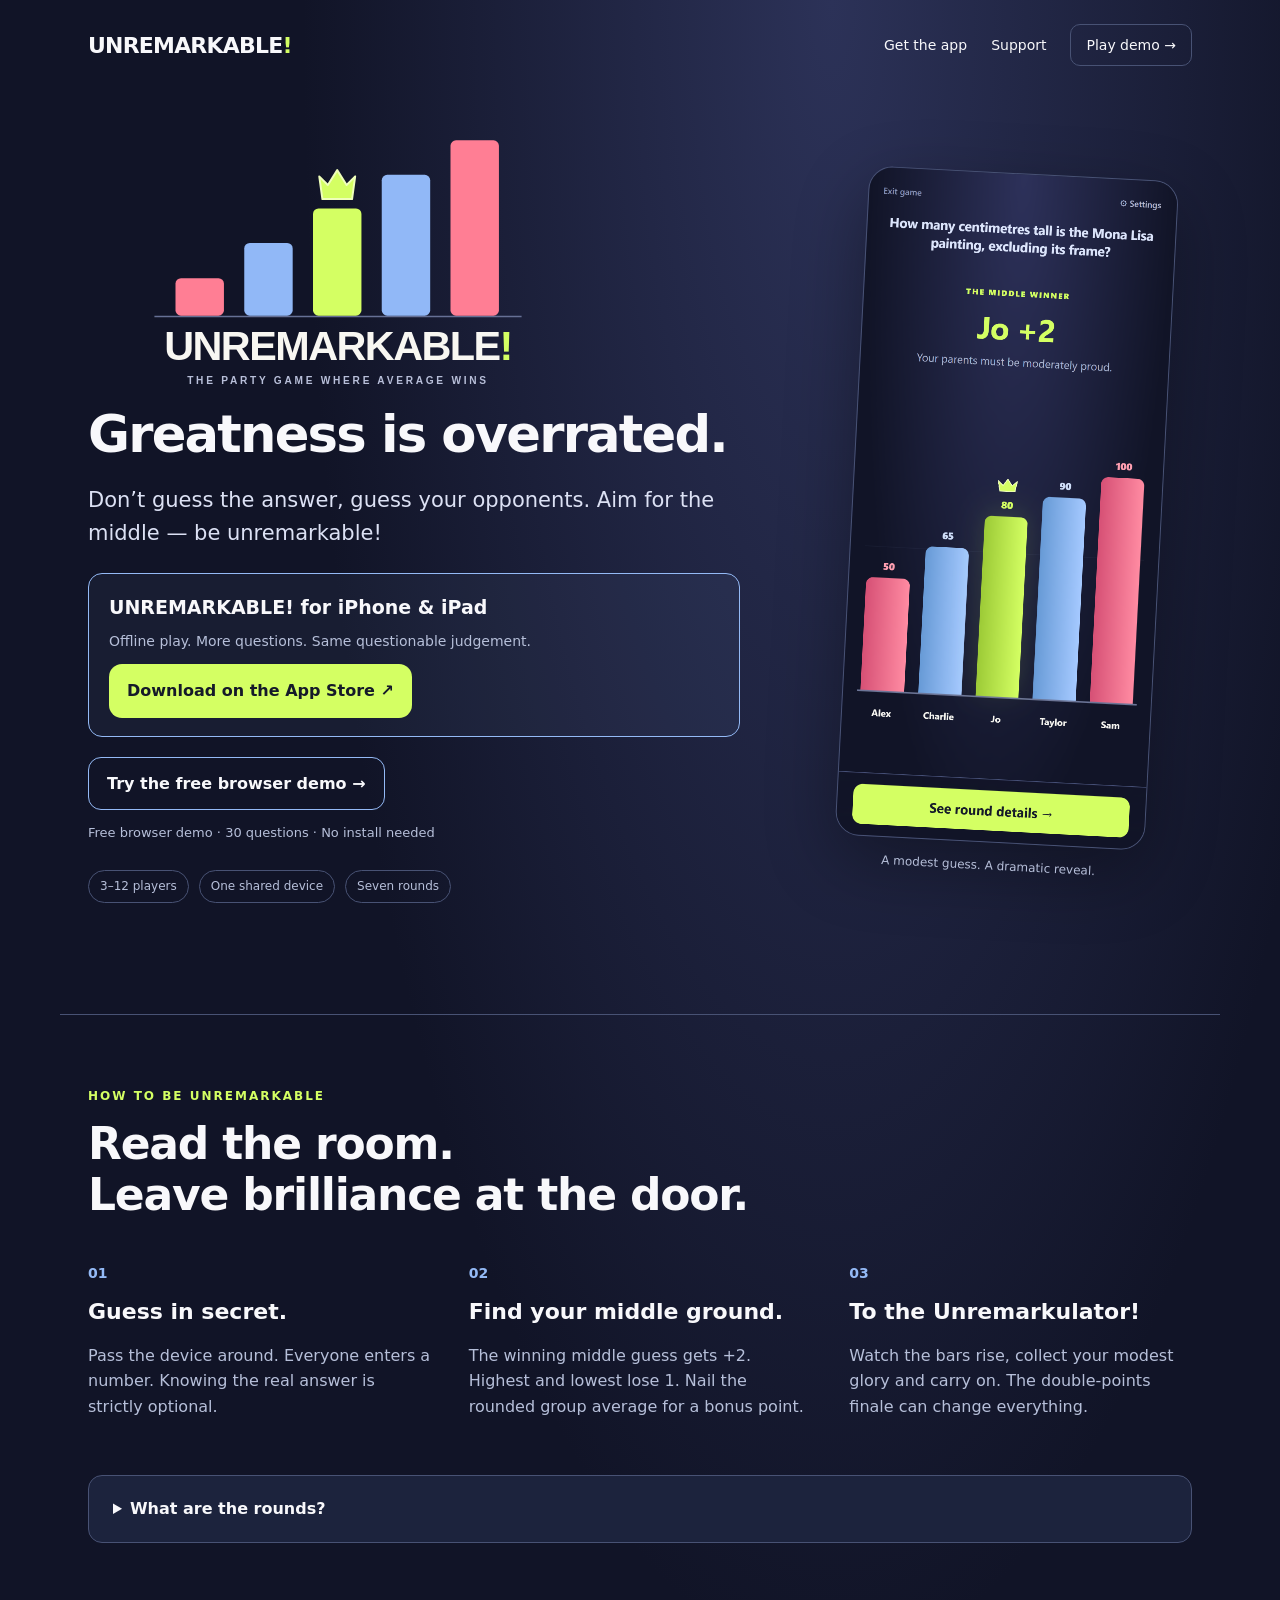
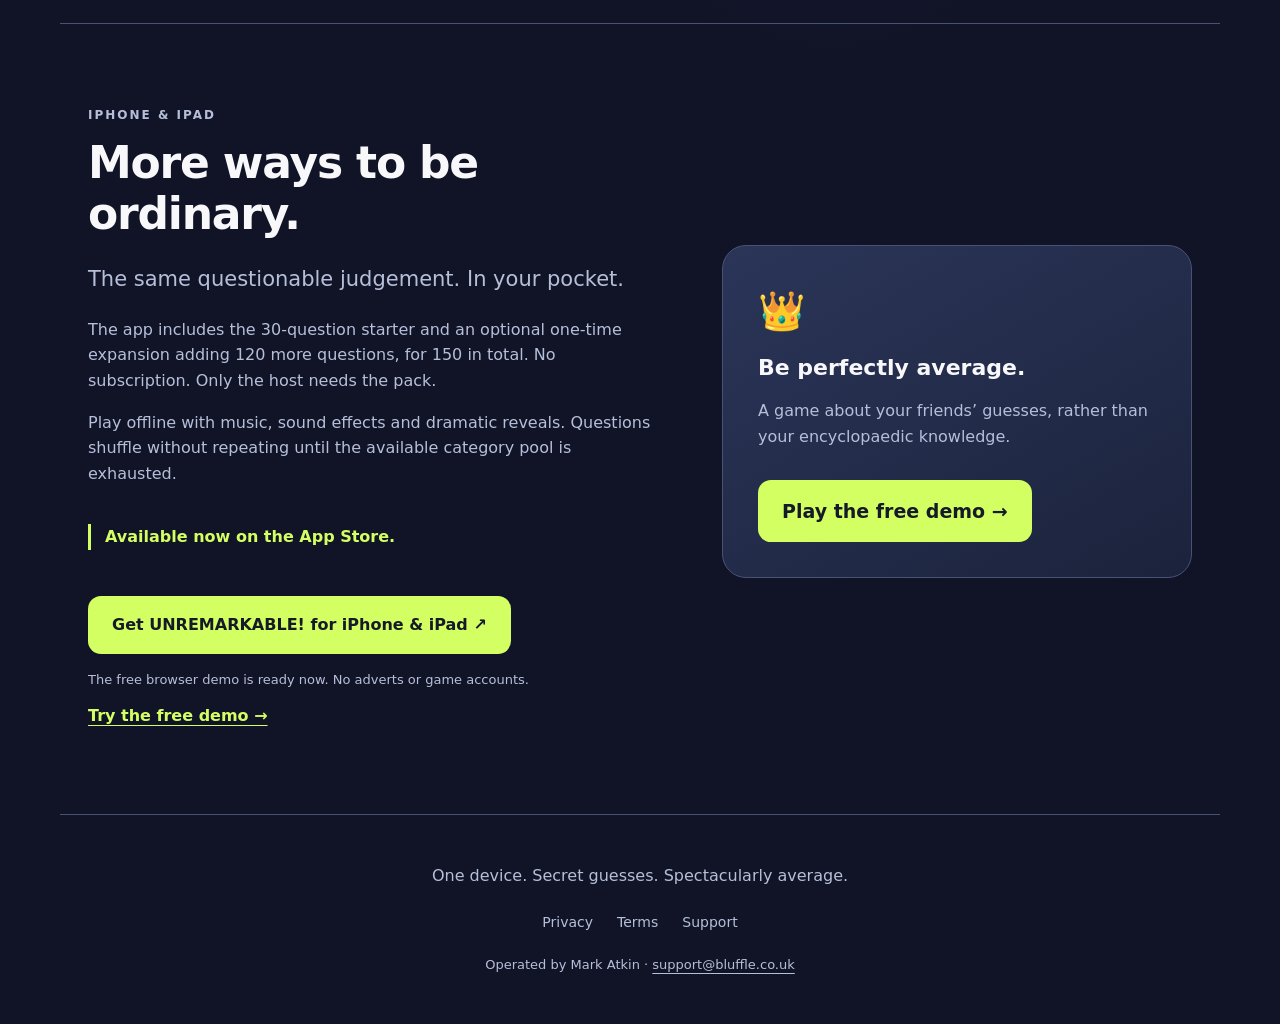
<file: index.html>
<!doctype html>
<html lang="en-GB"><head><meta charset="utf-8"><meta name="viewport" content="width=device-width,initial-scale=1"><meta name="theme-color" content="#111427"><title>UNREMARKABLE! — The party game where average wins</title><meta name="description" content="Don’t guess the answer, guess your opponents. Play the free seven-round party game for 3–12 players on one device. Aim for the middle — be unremarkable!"><link rel="canonical" href="https://unremarkable.uk/"><meta property="og:title" content="UNREMARKABLE! — Greatness is overrated."><meta property="og:description" content="Read the room. Aim for the middle. Play the free party-game demo."><meta property="og:image" content="https://unremarkable.uk/assets/icon.png"><meta property="og:url" content="https://unremarkable.uk/"><meta property="og:type" content="website"><link rel="icon" href="assets/icon.png"><link rel="stylesheet" href="assets/site.css"></head>
<body><a class="skip" href="#main">Skip to content</a><header class="site-header wrap"><a class="wordmark" href="./" aria-label="UNREMARKABLE! Home">UNREMARKABLE<span>!</span></a><nav aria-label="Main"><a href="#the-app">Get the app</a><a href="support/">Support</a><a class="small-button" href="play/">Play demo →</a></nav></header>
<main id="main"><section class="hero wrap"><div class="hero-copy"><img class="hero-logo" src="assets/logo.svg" width="640" height="350" alt="UNREMARKABLE! Five bars with the middle one crowned."><h1>Greatness is overrated.</h1><p class="lead">Don’t guess the answer, guess your opponents. Aim for the middle — be unremarkable!</p><aside class="app-callout" aria-label="Get the app"><strong>UNREMARKABLE! for iPhone &amp; iPad</strong><p>Offline play. More questions. Same questionable judgement.</p><a class="button app-download" href="https://apps.apple.com/app/id6828926203">Download on the App Store ↗</a></aside><a class="button demo-button" href="play/">Try the free browser demo →</a><p class="small muted">Free browser demo · 30 questions · No install needed</p><div class="facts"><span>3–12 players</span><span>One shared device</span><span>Seven rounds</span></div></div><figure class="game-shot"><img src="assets/unremarkulator.png" width="1179" height="2556" alt="The Unremarkulator reveals five guesses. Jo earns two points for the middle guess of 80."><figcaption>A modest guess. A dramatic reveal.</figcaption></figure></section>
<section class="how wrap" aria-labelledby="how-title"><p class="eyebrow">How to be unremarkable</p><h2 id="how-title">Read the room.<br>Leave brilliance at the door.</h2><div class="steps"><article><span class="step">01</span><h3>Guess in secret.</h3><p>Pass the device around. Everyone enters a number. Knowing the real answer is strictly optional.</p></article><article><span class="step">02</span><h3>Find your middle ground.</h3><p>The winning middle guess gets +2. Highest and lowest lose 1. Nail the rounded group average for a bonus point.</p></article><article><span class="step">03</span><h3>To the Unremarkulator!</h3><p>Watch the bars rise, collect your modest glory and carry on. The double-points finale can change everything.</p></article></div><details><summary>What are the rounds?</summary><p>Heights, Sizes &amp; Distances; Everyday Numbers; History &amp; Records; Ordinary Life; Extraordinary Circumstances; Know Your Players; then the fixed double-points finale.</p><p>One question per category. The finale always asks you to pick a number between 1 and 1,000,000. The highest total score wins.</p></details></section>
<section class="app-section wrap" id="the-app" aria-labelledby="app-title"><div><p class="eyebrow">iPhone &amp; iPad</p><h2 id="app-title">More ways to be ordinary.</h2><p class="lead">The same questionable judgement. In your pocket.</p><p>The app includes the 30-question starter and an optional one-time expansion adding 120 more questions, for 150 in total. No subscription. Only the host needs the pack.</p><p>Play offline with music, sound effects and dramatic reveals. Questions shuffle without repeating until the available category pool is exhausted.</p><p class="availability">Available now on the App Store.</p><p><a class="button app-download" href="https://apps.apple.com/app/id6828926203">Get UNREMARKABLE! for iPhone &amp; iPad ↗</a></p><p class="small muted">The free browser demo is ready now. No adverts or game accounts.</p><a class="text-link" href="play/">Try the free demo →</a></div><div class="ordinary-card"><span aria-hidden="true">👑</span><h3>Be perfectly average.</h3><p>A game about your friends’ guesses, rather than your encyclopaedic knowledge.</p><a class="button" href="play/">Play the free demo →</a></div></section>
</main><footer class="wrap"><p>One device. Secret guesses. Spectacularly average.</p><nav aria-label="Legal"><a href="privacy/">Privacy</a><a href="terms/">Terms</a><a href="support/">Support</a></nav><p class="small">Operated by Mark Atkin · <a href="mailto:support@bluffle.co.uk">support@bluffle.co.uk</a></p></footer></body></html>
</file>
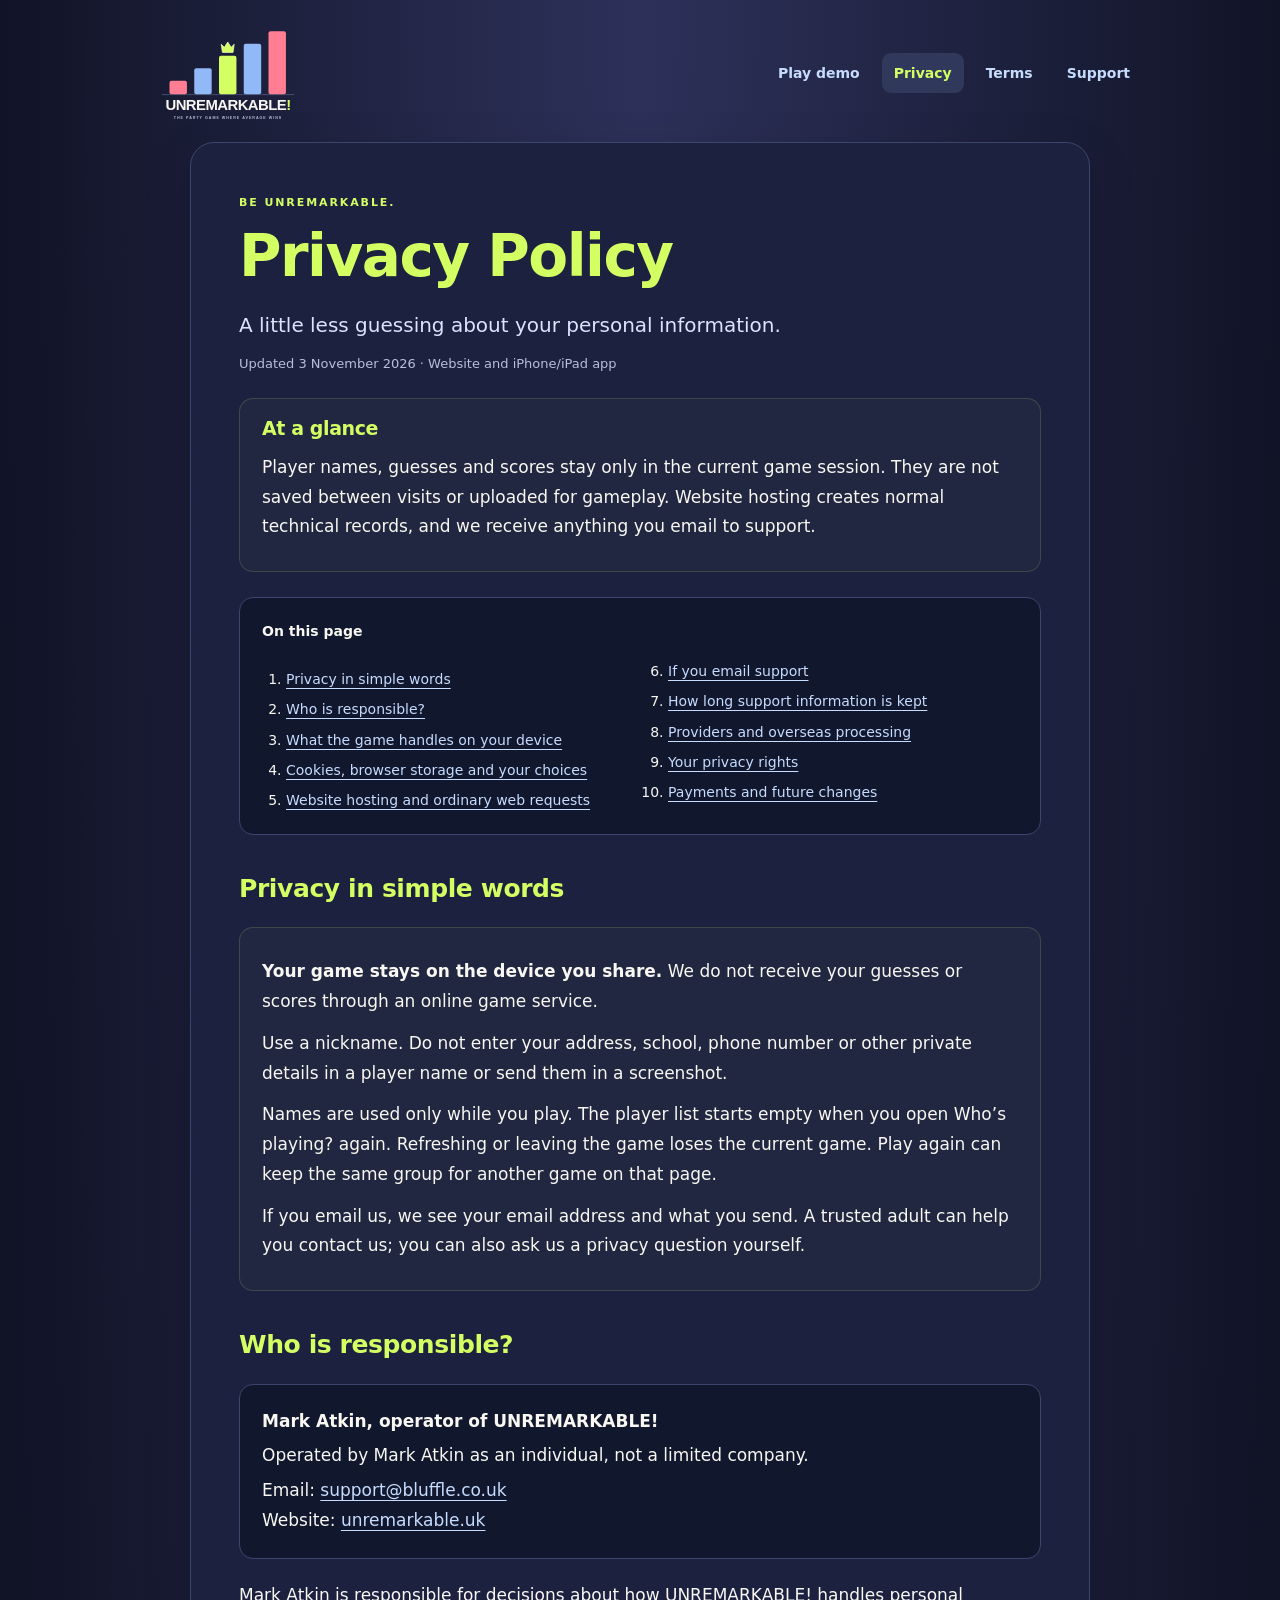
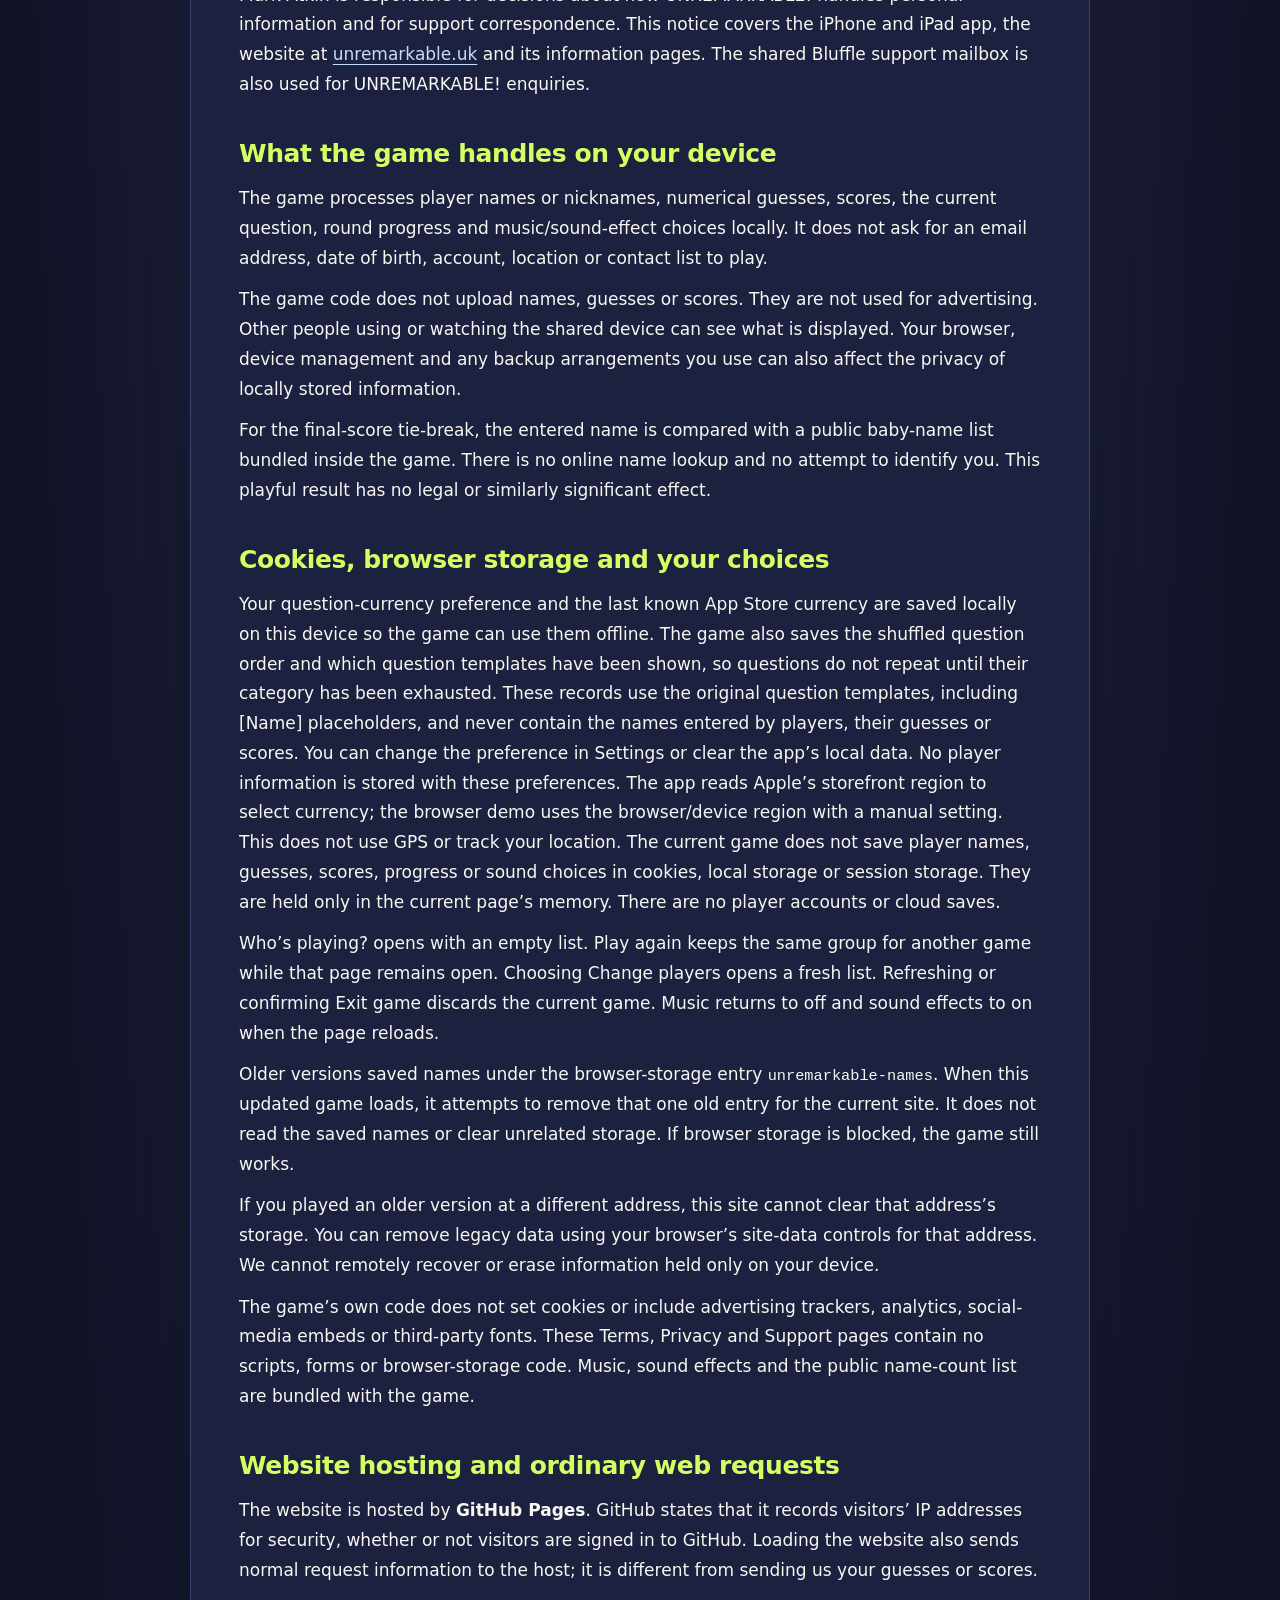
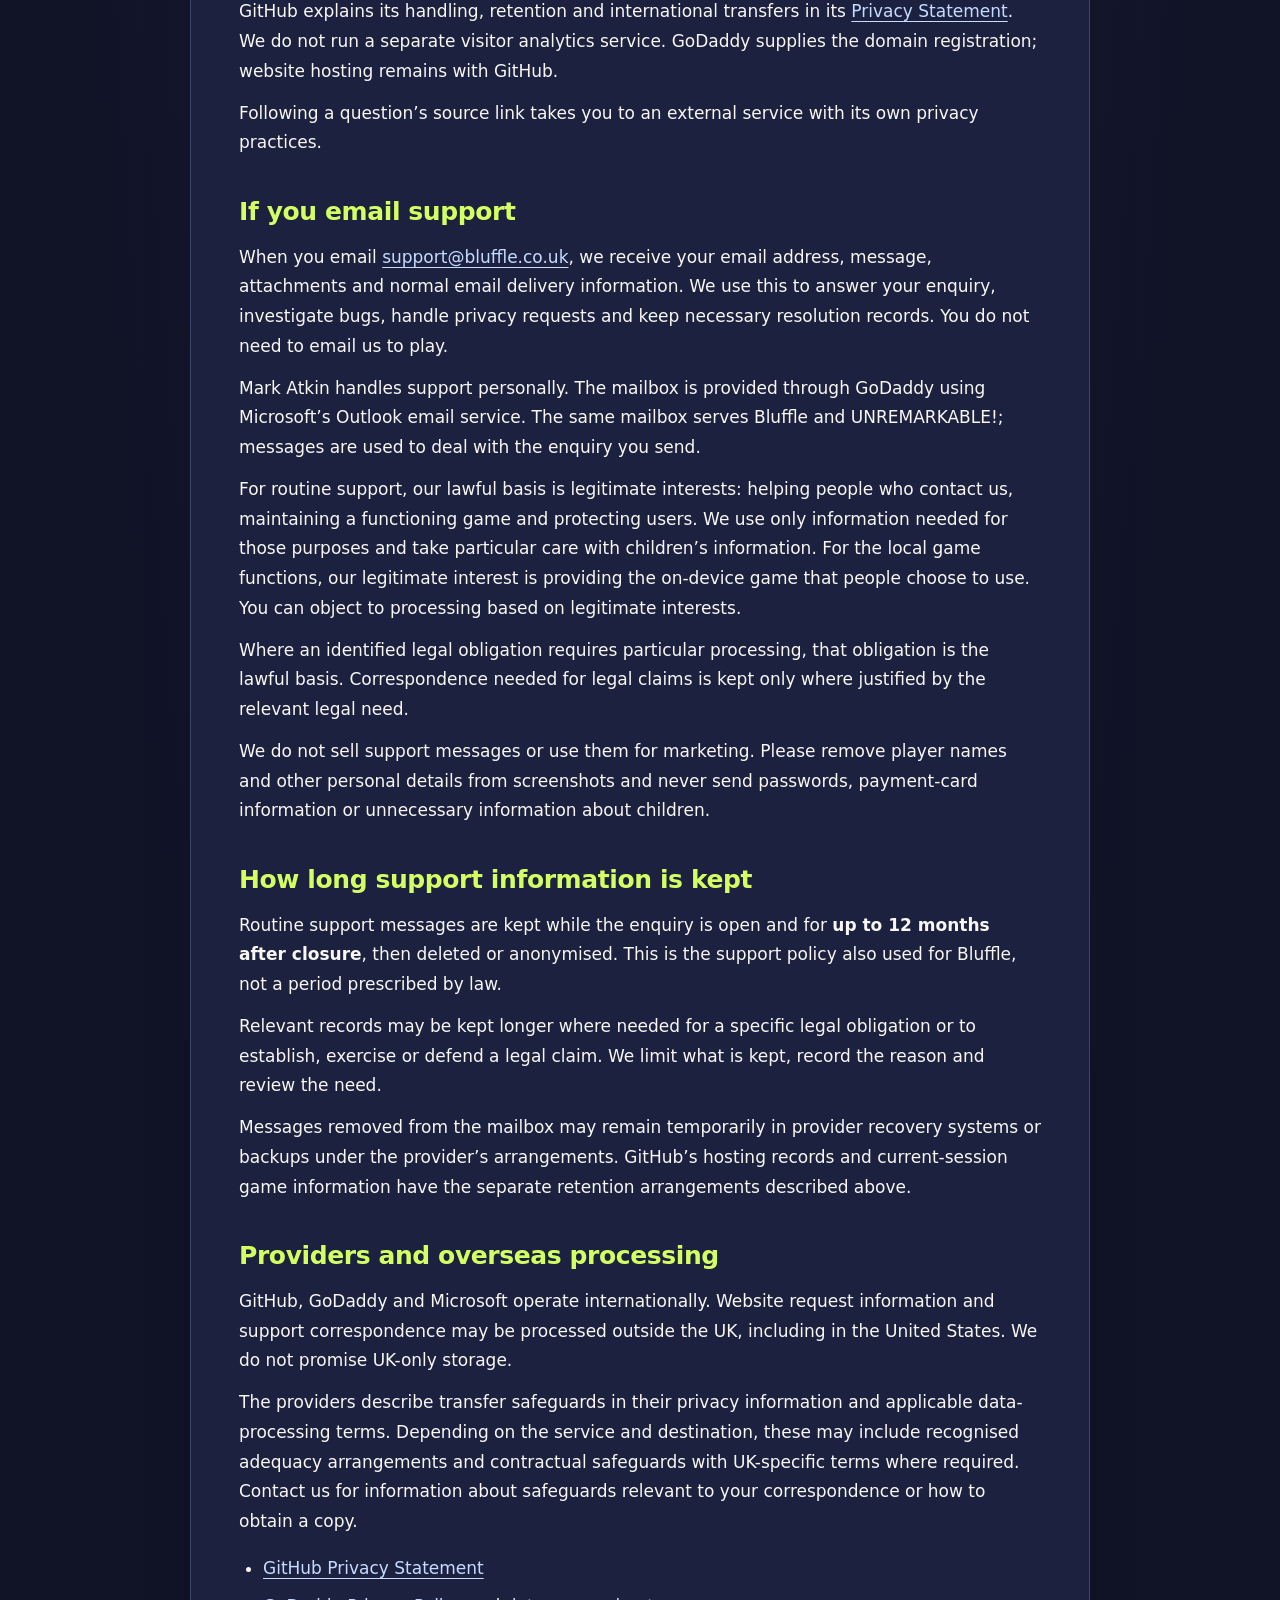
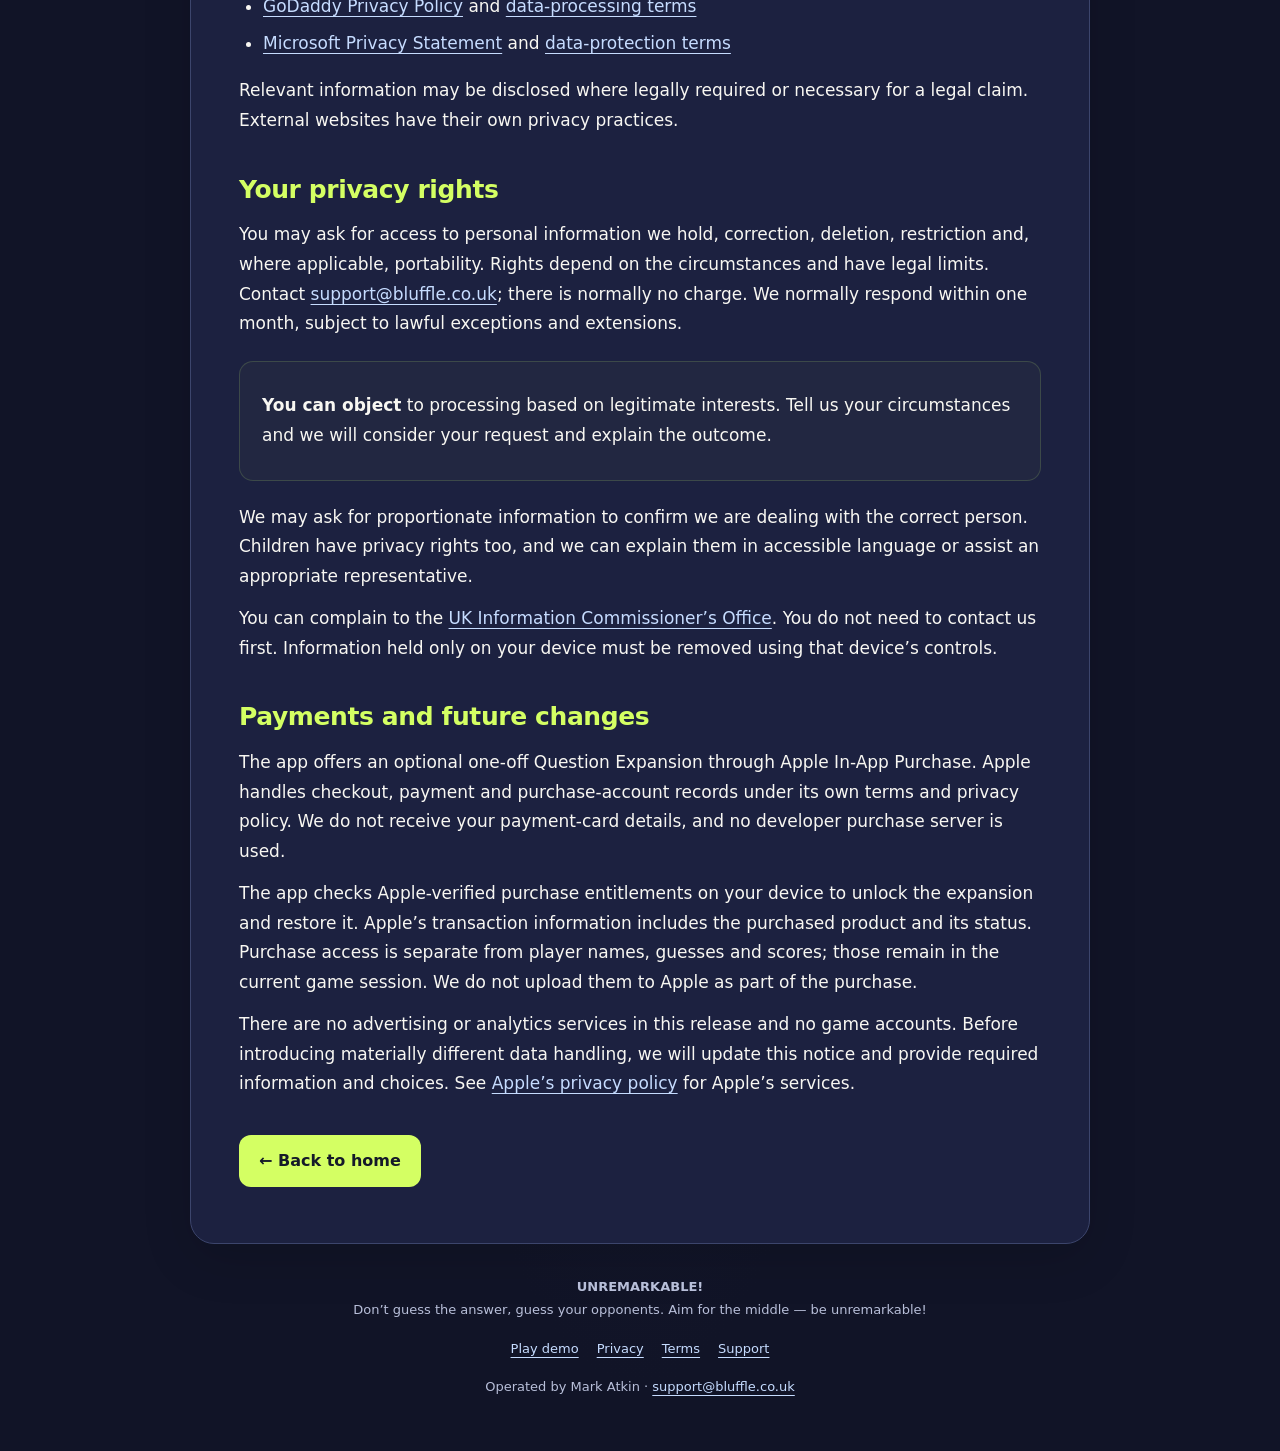
<file: privacy/index.html>
<!doctype html><html lang="en-GB"><head><meta charset="utf-8"><meta name="viewport" content="width=device-width,initial-scale=1"><meta name="theme-color" content="#171b33"><title>Privacy Policy | UNREMARKABLE!</title><meta name="description" content="A little less guessing about your personal information."><link rel="canonical" href="https://unremarkable.uk/privacy/"><style>
:root{color-scheme:dark;--bg:#111427;--card:#1c2140;--ink:#f8f7f2;--muted:#b8bfd9;--lime:#d4ff63;--line:#3c456c}*{box-sizing:border-box}body{margin:0;min-height:100vh;background:radial-gradient(ellipse at top,#2d315a,var(--bg) 70%);color:var(--ink);font:17px/1.75 system-ui,-apple-system,BlinkMacSystemFont,"Segoe UI",sans-serif}a{color:#c6dcff;text-underline-offset:4px}a:hover{color:var(--lime)}a:focus-visible,summary:focus-visible{outline:3px solid var(--lime);outline-offset:5px;border-radius:3px}.wrap{max-width:1060px;margin:auto;padding:0 28px}.top{display:flex;align-items:center;justify-content:space-between;gap:24px;padding:24px 0 20px}.brand{display:block;width:180px;flex-shrink:0}.brand svg{display:block;width:100%;height:auto}.top nav{display:flex;gap:10px;flex-wrap:wrap;justify-content:flex-end}.top nav a{font-size:14px;font-weight:700;padding:8px 12px;border-radius:9px;text-decoration:none}.top nav a[aria-current]{background:#30395c;color:var(--lime)}main{max-width:900px;background:var(--card);border:1px solid var(--line);border-radius:24px;padding:38px 48px 44px;margin:0 auto 32px;box-shadow:0 15px 50px #0002}h1{font-size:clamp(36px,6vw,58px);letter-spacing:-1.5px;line-height:1.1;color:var(--lime);margin:12px 0 22px}h2{color:var(--lime);font-size:25px;line-height:1.3;margin:38px 0 14px;letter-spacing:-.4px}h3{font-size:20px;line-height:1.4}.eyebrow{text-transform:uppercase;color:var(--lime);font-size:11px;font-weight:850;letter-spacing:1.9px}.lead{font-size:20px;color:#dce3fa;line-height:1.55}.meta{font-size:13px;color:var(--muted)}p{margin:12px 0}ul,ol{padding-left:24px}li{margin:8px 0}.summary,.note,.owner{padding:17px 22px;border:1px solid #647c5566;border-radius:14px;background:#d4ff6308;margin:22px 0}.summary h2{margin:0 0 8px;font-size:19px}.owner{border-color:var(--line);background:#11172c}.owner p{margin:5px 0}.toc{padding:18px 22px;background:#11172c;border:1px solid var(--line);border-radius:14px;margin:25px 0}.toc strong{font-size:14px}.toc ol{columns:2;column-gap:32px;font-size:14px;line-height:1.6;margin-bottom:0}.toc li{break-inside:avoid}.button{display:inline-block;padding:12px 20px;background:var(--lime);color:#151a29;border-radius:12px;font-size:16px;font-weight:800;text-decoration:none}.button:hover{color:#151a29;background:#e2ff93}.back{margin-top:36px}details{border:1px solid var(--line);border-radius:13px;padding:16px 20px;margin:13px 0;background:#151b33}summary{font-weight:750;cursor:pointer;line-height:1.45}details p{font-size:16px;color:#d5ddf3;margin:14px 0 0}code{font-size:.9em;overflow-wrap:anywhere}section{scroll-margin-top:20px}footer{text-align:center;color:var(--muted);font-size:13px;padding:0 16px 40px}footer nav{display:flex;gap:18px;flex-wrap:wrap;justify-content:center;margin:16px 0}.skip{position:absolute;top:-120px;left:16px;background:var(--card);padding:12px;z-index:2}.skip:focus{top:12px}@media(max-width:600px){.wrap{padding:0 14px}.top{align-items:center;gap:12px;padding:20px 0}.brand{width:135px}.top nav{gap:3px;max-width:190px}.top nav a{font-size:12px;padding:7px 8px}main{padding:27px 22px;border-radius:18px}.lead{font-size:18px}h2{font-size:23px}.toc ol{columns:1}.summary,.note,.owner,.toc{padding:16px}body{font-size:16px;line-height:1.75}details{padding:16px}}@media print{:root{color-scheme:light}body{background:#fff;color:#111;font-size:11pt}.top,.toc,footer,.skip,.back{display:none}main{border:0;box-shadow:none;background:#fff;padding:0;margin:0;max-width:none}.wrap{padding:0;max-width:none}h1,h2,h3,a{color:#111}.meta,.lead,details p{color:#333}.summary,.note,.owner,details{background:#fff;border-color:#ccc}h2,h3{break-after:avoid}p,li{orphans:3;widows:3}.owner{break-inside:avoid}}
</style></head><body><a class="skip" href="#main">Skip to content</a><div class="wrap"><header class="top"><a class="brand" href="../index.html" aria-label="UNREMARKABLE! — Home"><svg xmlns="http://www.w3.org/2000/svg" viewBox="0 0 640 350" role="img" aria-labelledby="legal-logo-title">
<title id="legal-logo-title">UNREMARKABLE!</title><desc id="logo-desc">Five rising bars. Red extremes, blue ordinary bars, and a crowned lime winner in the middle.</desc>
<path d="M85 251H555" stroke="#667095" stroke-width="2"/>
<g><rect class="logo-bar" x="112" y="202" width="62" height="48" rx="7" fill="#ff7e94"/><rect class="logo-bar" x="200" y="157" width="62" height="93" rx="7" fill="#91b8f7"/><rect class="logo-bar" x="288" y="113" width="62" height="137" rx="7" fill="#d4ff63"/><rect class="logo-bar" x="376" y="70" width="62" height="180" rx="7" fill="#91b8f7"/><rect class="logo-bar" x="464" y="26" width="62" height="224" rx="7" fill="#ff7e94"/></g>
<path class="logo-crown" d="M296 72 307 83 319 64 331 83 342 72 338 101H300Z" fill="#d4ff63" stroke="#efffbb" stroke-width="2.5" stroke-linejoin="round"/>
<text x="320" y="307" text-anchor="middle" font-family="Arial,Helvetica,sans-serif" font-size="53" font-weight="900" letter-spacing="-2" fill="#f8f7f2">UNREMARKABLE<tspan fill="#d4ff63">!</tspan></text>
<text x="320" y="337" text-anchor="middle" font-family="Arial,Helvetica,sans-serif" font-size="13" font-weight="700" letter-spacing="3.5" fill="#b8bfd9">THE PARTY GAME WHERE AVERAGE WINS</text>
</svg></a><nav aria-label="Information pages"><a href="../play/">Play demo</a><a href="../privacy/index.html" aria-current="page">Privacy</a><a href="../terms/index.html">Terms</a><a href="../support/index.html">Support</a></nav></header><main id="main" tabindex="-1"><p class="eyebrow">Be unremarkable.</p><h1>Privacy Policy</h1><p class="lead">A little less guessing about your personal information.</p><p class="meta">Updated <time datetime="2026-11-03">3 November 2026</time> · Website and iPhone/iPad app</p><div class="summary"><h2>At a glance</h2><p>Player names, guesses and scores stay only in the current game session. They are not saved between visits or uploaded for gameplay. Website hosting creates normal technical records, and we receive anything you email to support.</p></div><aside class="toc" aria-label="On this page"><strong>On this page</strong><ol><li><a href="#young-players">Privacy in simple words</a></li><li><a href="#controller">Who is responsible?</a></li><li><a href="#local">What the game handles on your device</a></li><li><a href="#storage">Cookies, browser storage and your choices</a></li><li><a href="#hosting">Website hosting and ordinary web requests</a></li><li><a href="#support-email">If you email support</a></li><li><a href="#retention">How long support information is kept</a></li><li><a href="#providers">Providers and overseas processing</a></li><li><a href="#your-rights">Your privacy rights</a></li><li><a href="#changes">Payments and future changes</a></li></ol></aside><section id="young-players" aria-labelledby="young-players-title"><h2 id="young-players-title">Privacy in simple words</h2><div class="note"><p><strong>Your game stays on the device you share.</strong> We do not receive your guesses or scores through an online game service.</p><p>Use a nickname. Do not enter your address, school, phone number or other private details in a player name or send them in a screenshot.</p><p>Names are used only while you play. The player list starts empty when you open Who’s playing? again. Refreshing or leaving the game loses the current game. Play again can keep the same group for another game on that page.</p><p>If you email us, we see your email address and what you send. A trusted adult can help you contact us; you can also ask us a privacy question yourself.</p></div></section><section id="controller" aria-labelledby="controller-title"><h2 id="controller-title">Who is responsible?</h2><div class="owner"><p><strong>Mark Atkin, operator of UNREMARKABLE!</strong></p><p>Operated by Mark Atkin as an individual, not a limited company.</p><p>Email: <a href="mailto:support@bluffle.co.uk">support@bluffle.co.uk</a><br>Website: <a href="https://unremarkable.uk/">unremarkable.uk</a></p></div><p>Mark Atkin is responsible for decisions about how UNREMARKABLE! handles personal information and for support correspondence. This notice covers the iPhone and iPad app, the website at <a href="https://unremarkable.uk/">unremarkable.uk</a> and its information pages. The shared Bluffle support mailbox is also used for UNREMARKABLE! enquiries.</p></section><section id="local" aria-labelledby="local-title"><h2 id="local-title">What the game handles on your device</h2><p>The game processes player names or nicknames, numerical guesses, scores, the current question, round progress and music/sound-effect choices locally. It does not ask for an email address, date of birth, account, location or contact list to play.</p><p>The game code does not upload names, guesses or scores. They are not used for advertising. Other people using or watching the shared device can see what is displayed. Your browser, device management and any backup arrangements you use can also affect the privacy of locally stored information.</p><p>For the final-score tie-break, the entered name is compared with a public baby-name list bundled inside the game. There is no online name lookup and no attempt to identify you. This playful result has no legal or similarly significant effect.</p></section><section id="storage" aria-labelledby="storage-title"><h2 id="storage-title">Cookies, browser storage and your choices</h2><p>Your question-currency preference and the last known App Store currency are saved locally on this device so the game can use them offline. The game also saves the shuffled question order and which question templates have been shown, so questions do not repeat until their category has been exhausted. These records use the original question templates, including [Name] placeholders, and never contain the names entered by players, their guesses or scores. You can change the preference in Settings or clear the app’s local data. No player information is stored with these preferences. The app reads Apple’s storefront region to select currency; the browser demo uses the browser/device region with a manual setting. This does not use GPS or track your location. The current game does not save player names, guesses, scores, progress or sound choices in cookies, local storage or session storage. They are held only in the current page’s memory. There are no player accounts or cloud saves.</p><p>Who’s playing? opens with an empty list. Play again keeps the same group for another game while that page remains open. Choosing Change players opens a fresh list. Refreshing or confirming Exit game discards the current game. Music returns to off and sound effects to on when the page reloads.</p><p>Older versions saved names under the browser-storage entry <code>unremarkable-names</code>. When this updated game loads, it attempts to remove that one old entry for the current site. It does not read the saved names or clear unrelated storage. If browser storage is blocked, the game still works.</p><p>If you played an older version at a different address, this site cannot clear that address’s storage. You can remove legacy data using your browser’s site-data controls for that address. We cannot remotely recover or erase information held only on your device.</p><p>The game’s own code does not set cookies or include advertising trackers, analytics, social-media embeds or third-party fonts. These Terms, Privacy and Support pages contain no scripts, forms or browser-storage code. Music, sound effects and the public name-count list are bundled with the game.</p></section><section id="hosting" aria-labelledby="hosting-title"><h2 id="hosting-title">Website hosting and ordinary web requests</h2><p>The website is hosted by <strong>GitHub Pages</strong>. GitHub states that it records visitors’ IP addresses for security, whether or not visitors are signed in to GitHub. Loading the website also sends normal request information to the host; it is different from sending us your guesses or scores.</p><p>GitHub explains its handling, retention and international transfers in its <a href="https://docs.github.com/en/site-policy/privacy-policies/github-general-privacy-statement" target="_blank" rel="noopener noreferrer">Privacy Statement</a>. We do not run a separate visitor analytics service. GoDaddy supplies the domain registration; website hosting remains with GitHub.</p><p>Following a question’s source link takes you to an external service with its own privacy practices.</p></section><section id="support-email" aria-labelledby="support-email-title"><h2 id="support-email-title">If you email support</h2><p>When you email <a href="mailto:support@bluffle.co.uk">support@bluffle.co.uk</a>, we receive your email address, message, attachments and normal email delivery information. We use this to answer your enquiry, investigate bugs, handle privacy requests and keep necessary resolution records. You do not need to email us to play.</p><p>Mark Atkin handles support personally. The mailbox is provided through GoDaddy using Microsoft’s Outlook email service. The same mailbox serves Bluffle and UNREMARKABLE!; messages are used to deal with the enquiry you send.</p><p>For routine support, our lawful basis is legitimate interests: helping people who contact us, maintaining a functioning game and protecting users. We use only information needed for those purposes and take particular care with children’s information. For the local game functions, our legitimate interest is providing the on-device game that people choose to use. You can object to processing based on legitimate interests.</p><p>Where an identified legal obligation requires particular processing, that obligation is the lawful basis. Correspondence needed for legal claims is kept only where justified by the relevant legal need.</p><p>We do not sell support messages or use them for marketing. Please remove player names and other personal details from screenshots and never send passwords, payment-card information or unnecessary information about children.</p></section><section id="retention" aria-labelledby="retention-title"><h2 id="retention-title">How long support information is kept</h2><p>Routine support messages are kept while the enquiry is open and for <strong>up to 12 months after closure</strong>, then deleted or anonymised. This is the support policy also used for Bluffle, not a period prescribed by law.</p><p>Relevant records may be kept longer where needed for a specific legal obligation or to establish, exercise or defend a legal claim. We limit what is kept, record the reason and review the need.</p><p>Messages removed from the mailbox may remain temporarily in provider recovery systems or backups under the provider’s arrangements. GitHub’s hosting records and current-session game information have the separate retention arrangements described above.</p></section><section id="providers" aria-labelledby="providers-title"><h2 id="providers-title">Providers and overseas processing</h2><p>GitHub, GoDaddy and Microsoft operate internationally. Website request information and support correspondence may be processed outside the UK, including in the United States. We do not promise UK-only storage.</p><p>The providers describe transfer safeguards in their privacy information and applicable data-processing terms. Depending on the service and destination, these may include recognised adequacy arrangements and contractual safeguards with UK-specific terms where required. Contact us for information about safeguards relevant to your correspondence or how to obtain a copy.</p><ul><li><a href="https://docs.github.com/en/site-policy/privacy-policies/github-general-privacy-statement" target="_blank" rel="noopener noreferrer">GitHub Privacy Statement</a></li><li><a href="https://www.godaddy.com/en/agreements/privacy" target="_blank" rel="noopener noreferrer">GoDaddy Privacy Policy</a> and <a href="https://www.godaddy.com/legal/agreements/data-processing-addendum" target="_blank" rel="noopener noreferrer">data-processing terms</a></li><li><a href="https://privacy.microsoft.com/en-gb/privacystatement" target="_blank" rel="noopener noreferrer">Microsoft Privacy Statement</a> and <a href="https://www.microsoft.com/licensing/docs/view/Microsoft-Products-and-Services-Data-Protection-Addendum-DPA" target="_blank" rel="noopener noreferrer">data-protection terms</a></li></ul><p>Relevant information may be disclosed where legally required or necessary for a legal claim. External websites have their own privacy practices.</p></section><section id="your-rights" aria-labelledby="your-rights-title"><h2 id="your-rights-title">Your privacy rights</h2><p>You may ask for access to personal information we hold, correction, deletion, restriction and, where applicable, portability. Rights depend on the circumstances and have legal limits. Contact <a href="mailto:support@bluffle.co.uk">support@bluffle.co.uk</a>; there is normally no charge. We normally respond within one month, subject to lawful exceptions and extensions.</p><div class="note"><p><strong>You can object</strong> to processing based on legitimate interests. Tell us your circumstances and we will consider your request and explain the outcome.</p></div><p>We may ask for proportionate information to confirm we are dealing with the correct person. Children have privacy rights too, and we can explain them in accessible language or assist an appropriate representative.</p><p>You can complain to the <a href="https://ico.org.uk/make-a-complaint/" target="_blank" rel="noopener noreferrer">UK Information Commissioner’s Office</a>. You do not need to contact us first. Information held only on your device must be removed using that device’s controls.</p></section><section id="changes" aria-labelledby="changes-title"><h2 id="changes-title">Payments and future changes</h2><p>The app offers an optional one-off Question Expansion through Apple In-App Purchase. Apple handles checkout, payment and purchase-account records under its own terms and privacy policy. We do not receive your payment-card details, and no developer purchase server is used.</p><p>The app checks Apple-verified purchase entitlements on your device to unlock the expansion and restore it. Apple’s transaction information includes the purchased product and its status. Purchase access is separate from player names, guesses and scores; those remain in the current game session. We do not upload them to Apple as part of the purchase.</p><p>There are no advertising or analytics services in this release and no game accounts. Before introducing materially different data handling, we will update this notice and provide required information and choices. See <a href="https://www.apple.com/legal/privacy/">Apple’s privacy policy</a> for Apple’s services.</p></section><p class="back"><a class="button" href="../index.html">← Back to home</a></p></main><footer><p><strong>UNREMARKABLE!</strong><br>Don’t guess the answer, guess your opponents. Aim for the middle — be unremarkable!</p><nav aria-label="Information pages"><a href="../play/">Play demo</a><a href="../privacy/index.html" aria-current="page">Privacy</a><a href="../terms/index.html">Terms</a><a href="../support/index.html">Support</a></nav><p>Operated by Mark Atkin · <a href="mailto:support@bluffle.co.uk">support@bluffle.co.uk</a></p></footer></div></body></html>
</file>
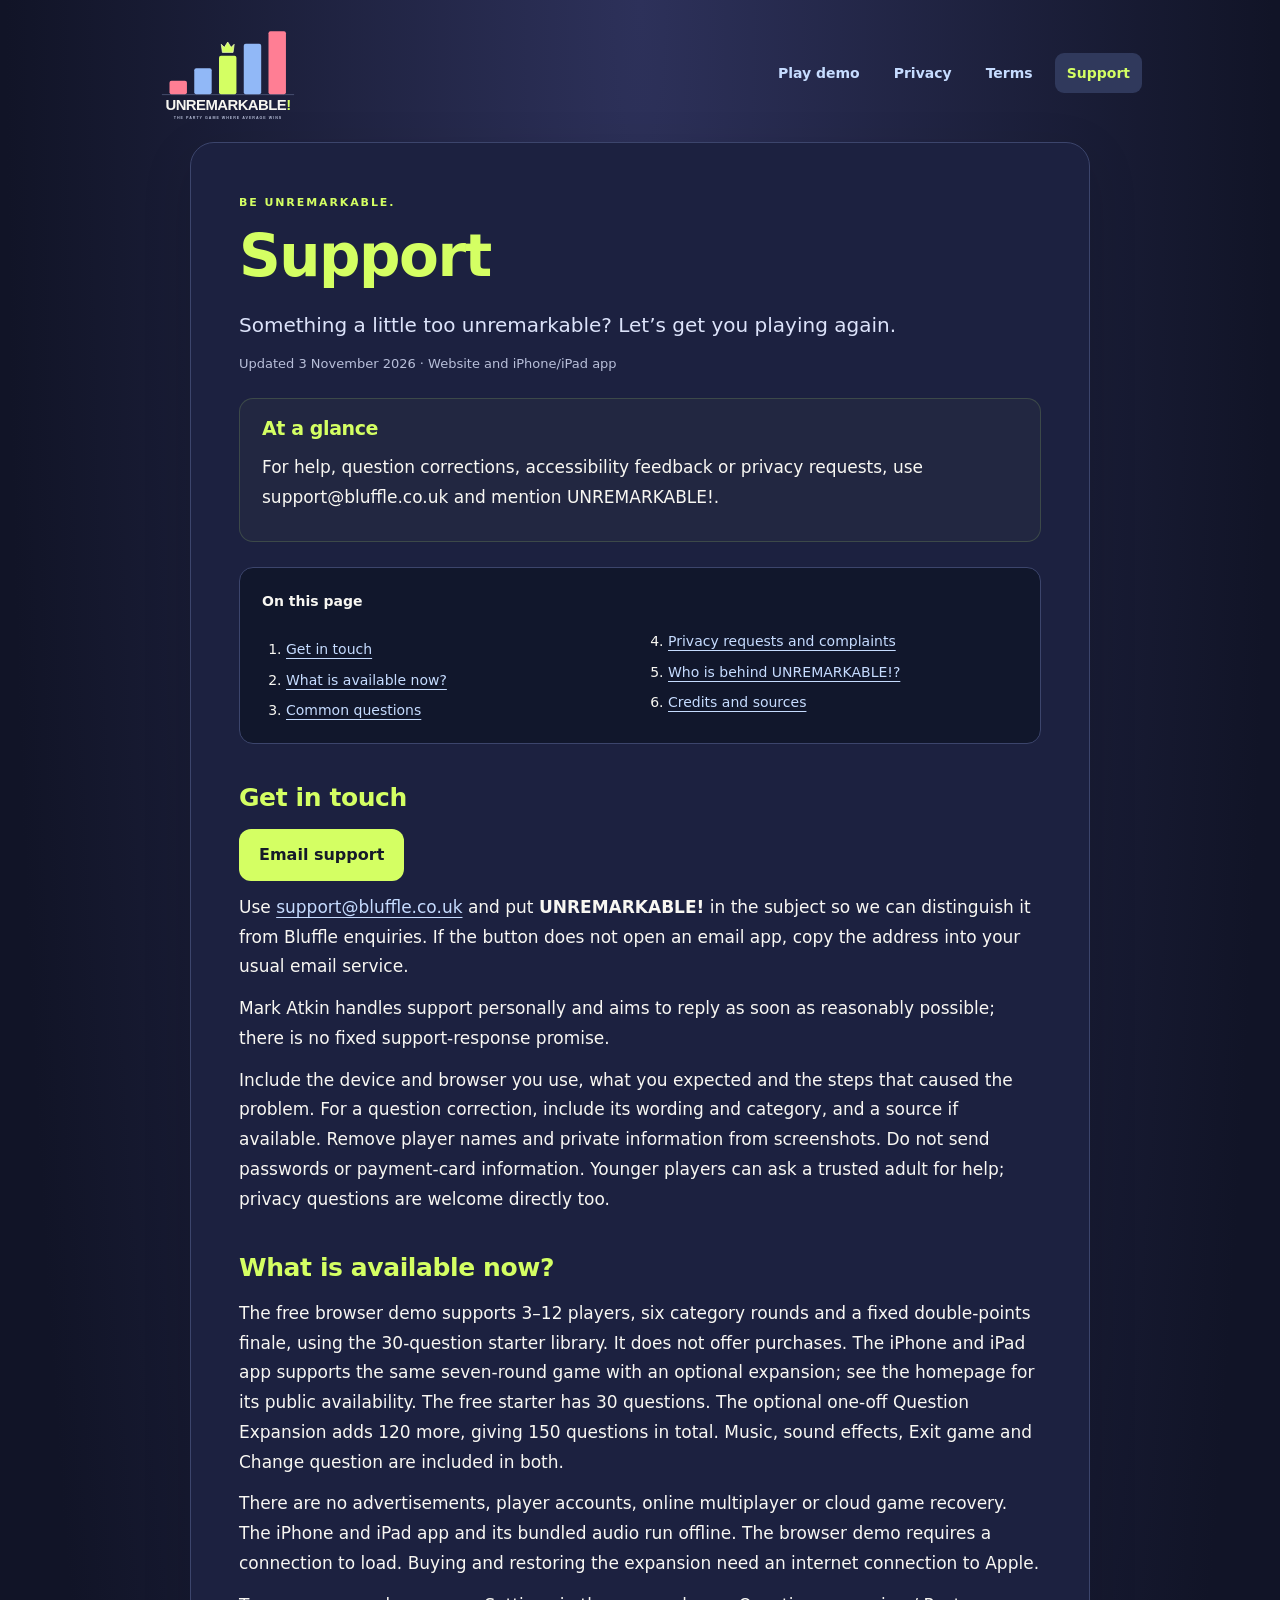
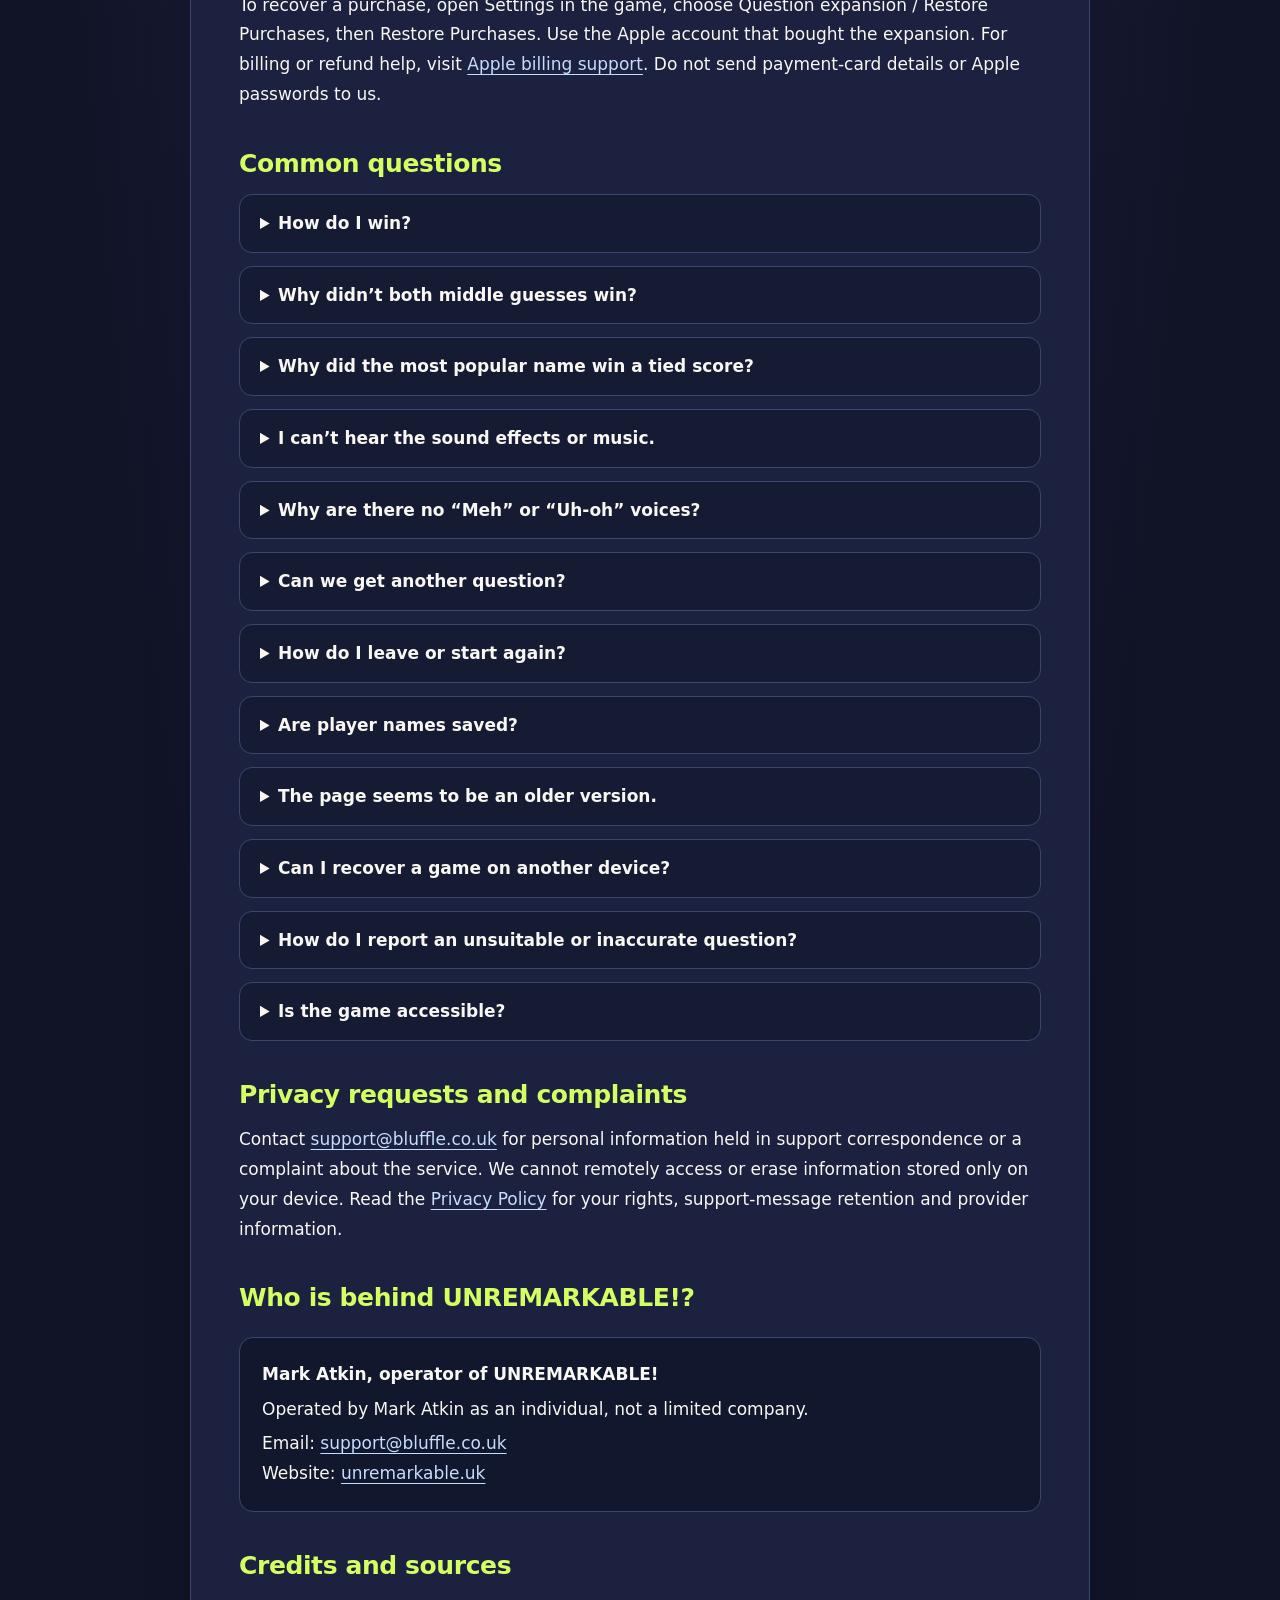
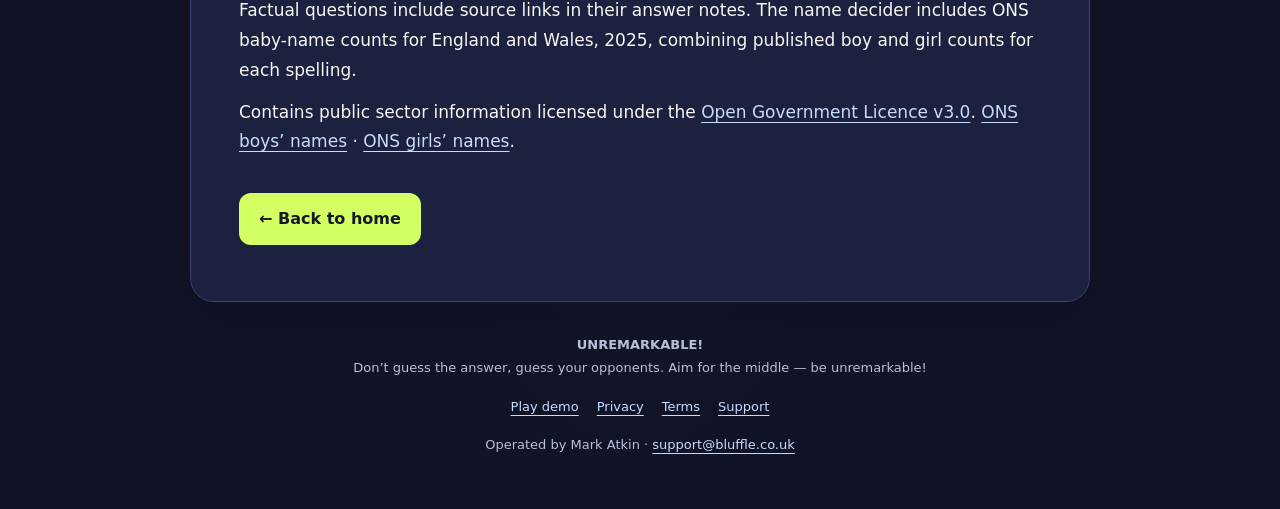
<file: support/index.html>
<!doctype html><html lang="en-GB"><head><meta charset="utf-8"><meta name="viewport" content="width=device-width,initial-scale=1"><meta name="theme-color" content="#171b33"><title>Support | UNREMARKABLE!</title><meta name="description" content="Something a little too unremarkable? Let’s get you playing again."><link rel="canonical" href="https://unremarkable.uk/support/"><style>
:root{color-scheme:dark;--bg:#111427;--card:#1c2140;--ink:#f8f7f2;--muted:#b8bfd9;--lime:#d4ff63;--line:#3c456c}*{box-sizing:border-box}body{margin:0;min-height:100vh;background:radial-gradient(ellipse at top,#2d315a,var(--bg) 70%);color:var(--ink);font:17px/1.75 system-ui,-apple-system,BlinkMacSystemFont,"Segoe UI",sans-serif}a{color:#c6dcff;text-underline-offset:4px}a:hover{color:var(--lime)}a:focus-visible,summary:focus-visible{outline:3px solid var(--lime);outline-offset:5px;border-radius:3px}.wrap{max-width:1060px;margin:auto;padding:0 28px}.top{display:flex;align-items:center;justify-content:space-between;gap:24px;padding:24px 0 20px}.brand{display:block;width:180px;flex-shrink:0}.brand svg{display:block;width:100%;height:auto}.top nav{display:flex;gap:10px;flex-wrap:wrap;justify-content:flex-end}.top nav a{font-size:14px;font-weight:700;padding:8px 12px;border-radius:9px;text-decoration:none}.top nav a[aria-current]{background:#30395c;color:var(--lime)}main{max-width:900px;background:var(--card);border:1px solid var(--line);border-radius:24px;padding:38px 48px 44px;margin:0 auto 32px;box-shadow:0 15px 50px #0002}h1{font-size:clamp(36px,6vw,58px);letter-spacing:-1.5px;line-height:1.1;color:var(--lime);margin:12px 0 22px}h2{color:var(--lime);font-size:25px;line-height:1.3;margin:38px 0 14px;letter-spacing:-.4px}h3{font-size:20px;line-height:1.4}.eyebrow{text-transform:uppercase;color:var(--lime);font-size:11px;font-weight:850;letter-spacing:1.9px}.lead{font-size:20px;color:#dce3fa;line-height:1.55}.meta{font-size:13px;color:var(--muted)}p{margin:12px 0}ul,ol{padding-left:24px}li{margin:8px 0}.summary,.note,.owner{padding:17px 22px;border:1px solid #647c5566;border-radius:14px;background:#d4ff6308;margin:22px 0}.summary h2{margin:0 0 8px;font-size:19px}.owner{border-color:var(--line);background:#11172c}.owner p{margin:5px 0}.toc{padding:18px 22px;background:#11172c;border:1px solid var(--line);border-radius:14px;margin:25px 0}.toc strong{font-size:14px}.toc ol{columns:2;column-gap:32px;font-size:14px;line-height:1.6;margin-bottom:0}.toc li{break-inside:avoid}.button{display:inline-block;padding:12px 20px;background:var(--lime);color:#151a29;border-radius:12px;font-size:16px;font-weight:800;text-decoration:none}.button:hover{color:#151a29;background:#e2ff93}.back{margin-top:36px}details{border:1px solid var(--line);border-radius:13px;padding:16px 20px;margin:13px 0;background:#151b33}summary{font-weight:750;cursor:pointer;line-height:1.45}details p{font-size:16px;color:#d5ddf3;margin:14px 0 0}code{font-size:.9em;overflow-wrap:anywhere}section{scroll-margin-top:20px}footer{text-align:center;color:var(--muted);font-size:13px;padding:0 16px 40px}footer nav{display:flex;gap:18px;flex-wrap:wrap;justify-content:center;margin:16px 0}.skip{position:absolute;top:-120px;left:16px;background:var(--card);padding:12px;z-index:2}.skip:focus{top:12px}@media(max-width:600px){.wrap{padding:0 14px}.top{align-items:center;gap:12px;padding:20px 0}.brand{width:135px}.top nav{gap:3px;max-width:190px}.top nav a{font-size:12px;padding:7px 8px}main{padding:27px 22px;border-radius:18px}.lead{font-size:18px}h2{font-size:23px}.toc ol{columns:1}.summary,.note,.owner,.toc{padding:16px}body{font-size:16px;line-height:1.75}details{padding:16px}}@media print{:root{color-scheme:light}body{background:#fff;color:#111;font-size:11pt}.top,.toc,footer,.skip,.back{display:none}main{border:0;box-shadow:none;background:#fff;padding:0;margin:0;max-width:none}.wrap{padding:0;max-width:none}h1,h2,h3,a{color:#111}.meta,.lead,details p{color:#333}.summary,.note,.owner,details{background:#fff;border-color:#ccc}h2,h3{break-after:avoid}p,li{orphans:3;widows:3}.owner{break-inside:avoid}}
</style></head><body><a class="skip" href="#main">Skip to content</a><div class="wrap"><header class="top"><a class="brand" href="../index.html" aria-label="UNREMARKABLE! — Home"><svg xmlns="http://www.w3.org/2000/svg" viewBox="0 0 640 350" role="img" aria-labelledby="legal-logo-title">
<title id="legal-logo-title">UNREMARKABLE!</title><desc id="logo-desc">Five rising bars. Red extremes, blue ordinary bars, and a crowned lime winner in the middle.</desc>
<path d="M85 251H555" stroke="#667095" stroke-width="2"/>
<g><rect class="logo-bar" x="112" y="202" width="62" height="48" rx="7" fill="#ff7e94"/><rect class="logo-bar" x="200" y="157" width="62" height="93" rx="7" fill="#91b8f7"/><rect class="logo-bar" x="288" y="113" width="62" height="137" rx="7" fill="#d4ff63"/><rect class="logo-bar" x="376" y="70" width="62" height="180" rx="7" fill="#91b8f7"/><rect class="logo-bar" x="464" y="26" width="62" height="224" rx="7" fill="#ff7e94"/></g>
<path class="logo-crown" d="M296 72 307 83 319 64 331 83 342 72 338 101H300Z" fill="#d4ff63" stroke="#efffbb" stroke-width="2.5" stroke-linejoin="round"/>
<text x="320" y="307" text-anchor="middle" font-family="Arial,Helvetica,sans-serif" font-size="53" font-weight="900" letter-spacing="-2" fill="#f8f7f2">UNREMARKABLE<tspan fill="#d4ff63">!</tspan></text>
<text x="320" y="337" text-anchor="middle" font-family="Arial,Helvetica,sans-serif" font-size="13" font-weight="700" letter-spacing="3.5" fill="#b8bfd9">THE PARTY GAME WHERE AVERAGE WINS</text>
</svg></a><nav aria-label="Information pages"><a href="../play/">Play demo</a><a href="../privacy/index.html">Privacy</a><a href="../terms/index.html">Terms</a><a href="../support/index.html" aria-current="page">Support</a></nav></header><main id="main" tabindex="-1"><p class="eyebrow">Be unremarkable.</p><h1>Support</h1><p class="lead">Something a little too unremarkable? Let’s get you playing again.</p><p class="meta">Updated <time datetime="2026-11-03">3 November 2026</time> · Website and iPhone/iPad app</p><div class="summary"><h2>At a glance</h2><p>For help, question corrections, accessibility feedback or privacy requests, use support@bluffle.co.uk and mention UNREMARKABLE!.</p></div><aside class="toc" aria-label="On this page"><strong>On this page</strong><ol><li><a href="#contact">Get in touch</a></li><li><a href="#current-version">What is available now?</a></li><li><a href="#faq">Common questions</a></li><li><a href="#privacy-help">Privacy requests and complaints</a></li><li><a href="#operator">Who is behind UNREMARKABLE!?</a></li><li><a href="#credits">Credits and sources</a></li></ol></aside><section id="contact" aria-labelledby="contact-title"><h2 id="contact-title">Get in touch</h2><p><a class="button" href="mailto:support@bluffle.co.uk?subject=UNREMARKABLE%21%20support">Email support</a></p><p>Use <a href="mailto:support@bluffle.co.uk">support@bluffle.co.uk</a> and put <strong>UNREMARKABLE!</strong> in the subject so we can distinguish it from Bluffle enquiries. If the button does not open an email app, copy the address into your usual email service.</p><p>Mark Atkin handles support personally and aims to reply as soon as reasonably possible; there is no fixed support-response promise.</p><p>Include the device and browser you use, what you expected and the steps that caused the problem. For a question correction, include its wording and category, and a source if available. Remove player names and private information from screenshots. Do not send passwords or payment-card information. Younger players can ask a trusted adult for help; privacy questions are welcome directly too.</p></section><section id="current-version" aria-labelledby="current-version-title"><h2 id="current-version-title">What is available now?</h2><p>The free browser demo supports 3–12 players, six category rounds and a fixed double-points finale, using the 30-question starter library. It does not offer purchases. The iPhone and iPad app supports the same seven-round game with an optional expansion; see the homepage for its public availability. The free starter has 30 questions. The optional one-off Question Expansion adds 120 more, giving 150 questions in total. Music, sound effects, Exit game and Change question are included in both.</p><p>There are no advertisements, player accounts, online multiplayer or cloud game recovery. The iPhone and iPad app and its bundled audio run offline. The browser demo requires a connection to load. Buying and restoring the expansion need an internet connection to Apple.</p><p>To recover a purchase, open Settings in the game, choose Question expansion / Restore Purchases, then Restore Purchases. Use the Apple account that bought the expansion. For billing or refund help, visit <a href="https://support.apple.com/billing">Apple billing support</a>. Do not send payment-card details or Apple passwords to us.</p></section><section id="faq" aria-labelledby="faq-title"><h2 id="faq-title">Common questions</h2><details><summary>How do I win?</summary><p>Don’t guess the answer, guess your opponents. Aim for the middle. Normally the middle wins +2 and losing extremes receive −1. An exact hit on the average rounded to a whole number earns +1 independently. The finale doubles all of these. Open How to be unremarkable on the home screen for the full rules.</p></details>
<details><summary>Why didn’t both middle guesses win?</summary><p>With an even group, the two middle values are compared with the unrounded average of everyone’s guesses. The closer middle value wins. Equal distances share the award; matching winning guesses also share. The rounded-average bonus is a separate calculation.</p></details>
<details><summary>Why did the most popular name win a tied score?</summary><p>The tie-break is intentionally arbitrary: among the players tied for the highest total, the game compares entered first names with the bundled ONS England and Wales 2025 counts. Equal leading counts or no listed names go to a random draw. The result explains the decision. There is no online name lookup or assessment of your identity.</p></details>
<details><summary>I can’t hear the sound effects or music.</summary><p>Tap a game button, then open Settings. Sound effects are on by default and music is off. Their switches are independent. Check device volume and mute settings. Music is intentionally much quieter than the effects. It pauses when the page is hidden and resumes on return if enabled. Refreshing restores the default switches.</p></details>
<details><summary>Why are there no “Meh” or “Uh-oh” voices?</summary><p>Blue and red bars now end with their boinks only, following the shared low musical rise. The green winner keeps its ta-da, Yay and cheering. The winner’s name enlarges once, in time with Yay.</p></details>
<details><summary>Can we get another question?</summary><p>Only the first player can choose Change question in rounds 1–6, before locking in their guess. It picks another question in the same category; in Know Your Players it also picks a different named person. The starting player moves on one seat each round, keeping the same passing order. Earlier scores stay. You will be asked before a typed guess is discarded. The fixed final question cannot be changed.</p></details>
<details><summary>How do I leave or start again?</summary><p>Choose Exit game and confirm. Current names, guesses and scores are discarded, and you return home. Refreshing also starts over. Play again at the final results keeps the group for another game on that page; Change players opens a fresh list.</p></details>
<details><summary>Are player names saved?</summary><p>No. Names stay only in the current page session. Who’s playing? opens with an empty list. Replay can keep your group for another game while the same page is open. Refreshing or exiting discards the current game.</p><p>This version also removes its own old saved-name entry when it loads. If you used an older version at another address, clear that address’s site data in your browser to remove its legacy names.</p></details>
<details><summary>The page seems to be an older version.</summary><p>Refresh after a website update has finished deploying. On a Windows browser, Ctrl+F5 can help. On a phone, close and reopen the tab. Clearing website data is not normally necessary, but can remove entries left by older versions. A refresh always loses an in-progress game.</p></details>
<details><summary>Can I recover a game on another device?</summary><p>No. There is no account, cloud sync or game-recovery service. Names, guesses and scores stay only in the current page session and are not saved between visits.</p></details>
<details><summary>How do I report an unsuitable or inaccurate question?</summary><p>Email the question wording, category and a short explanation. Factual answers can depend on the edition, date, measurement or counting method stated in the question. Some Ordinary Life and Extraordinary Circumstances questions are hypothetical. Do not perform a hypothetical challenge to answer it.</p></details>
<details><summary>Is the game accessible?</summary><p>The game provides keyboard controls, separate sound switches, a Skip animation control and support for reduced-motion preferences. If something prevents you playing, send the device, browser and the step that causes difficulty. Please share only the accessibility information needed to explain the issue.</p></details></section><section id="privacy-help" aria-labelledby="privacy-help-title"><h2 id="privacy-help-title">Privacy requests and complaints</h2><p>Contact <a href="mailto:support@bluffle.co.uk">support@bluffle.co.uk</a> for personal information held in support correspondence or a complaint about the service. We cannot remotely access or erase information stored only on your device. Read the <a href="../privacy/index.html">Privacy Policy</a> for your rights, support-message retention and provider information.</p></section><section id="operator" aria-labelledby="operator-title"><h2 id="operator-title">Who is behind UNREMARKABLE!?</h2><div class="owner"><p><strong>Mark Atkin, operator of UNREMARKABLE!</strong></p><p>Operated by Mark Atkin as an individual, not a limited company.</p><p>Email: <a href="mailto:support@bluffle.co.uk">support@bluffle.co.uk</a><br>Website: <a href="https://unremarkable.uk/">unremarkable.uk</a></p></div></section><section id="credits" aria-labelledby="credits-title"><h2 id="credits-title">Credits and sources</h2><p>Factual questions include source links in their answer notes. The name decider includes ONS baby-name counts for England and Wales, 2025, combining published boy and girl counts for each spelling.</p><p>Contains public sector information licensed under the <a href="https://www.nationalarchives.gov.uk/doc/open-government-licence/version/3/" target="_blank" rel="noopener noreferrer">Open Government Licence v3.0</a>. <a href="https://www.ons.gov.uk/peoplepopulationandcommunity/birthsdeathsandmarriages/livebirths/datasets/babynamesenglandandwalesbabynamesstatisticsboys" target="_blank" rel="noopener noreferrer">ONS boys’ names</a> · <a href="https://www.ons.gov.uk/peoplepopulationandcommunity/birthsdeathsandmarriages/livebirths/datasets/babynamesenglandandwalesbabynamesstatisticsgirls" target="_blank" rel="noopener noreferrer">ONS girls’ names</a>.</p></section><p class="back"><a class="button" href="../index.html">← Back to home</a></p></main><footer><p><strong>UNREMARKABLE!</strong><br>Don’t guess the answer, guess your opponents. Aim for the middle — be unremarkable!</p><nav aria-label="Information pages"><a href="../play/">Play demo</a><a href="../privacy/index.html">Privacy</a><a href="../terms/index.html">Terms</a><a href="../support/index.html" aria-current="page">Support</a></nav><p>Operated by Mark Atkin · <a href="mailto:support@bluffle.co.uk">support@bluffle.co.uk</a></p></footer></div></body></html>
</file>
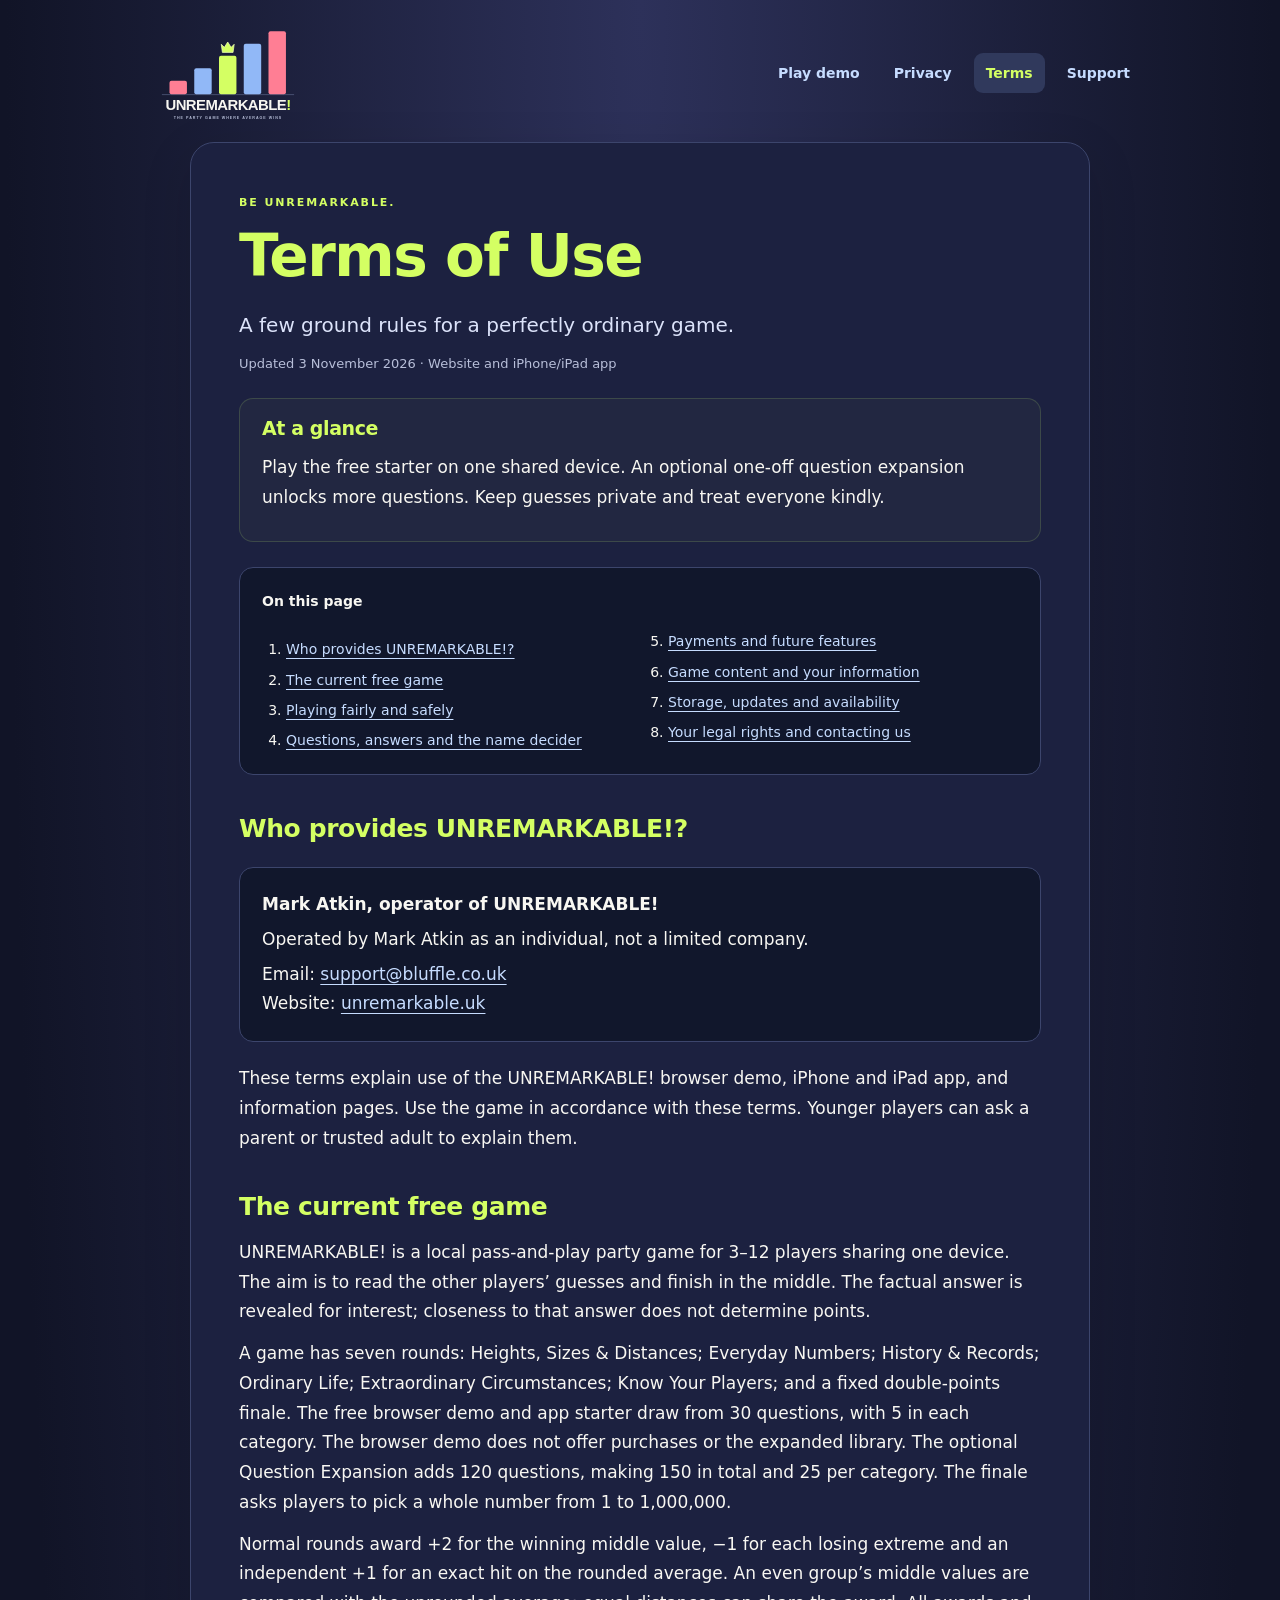
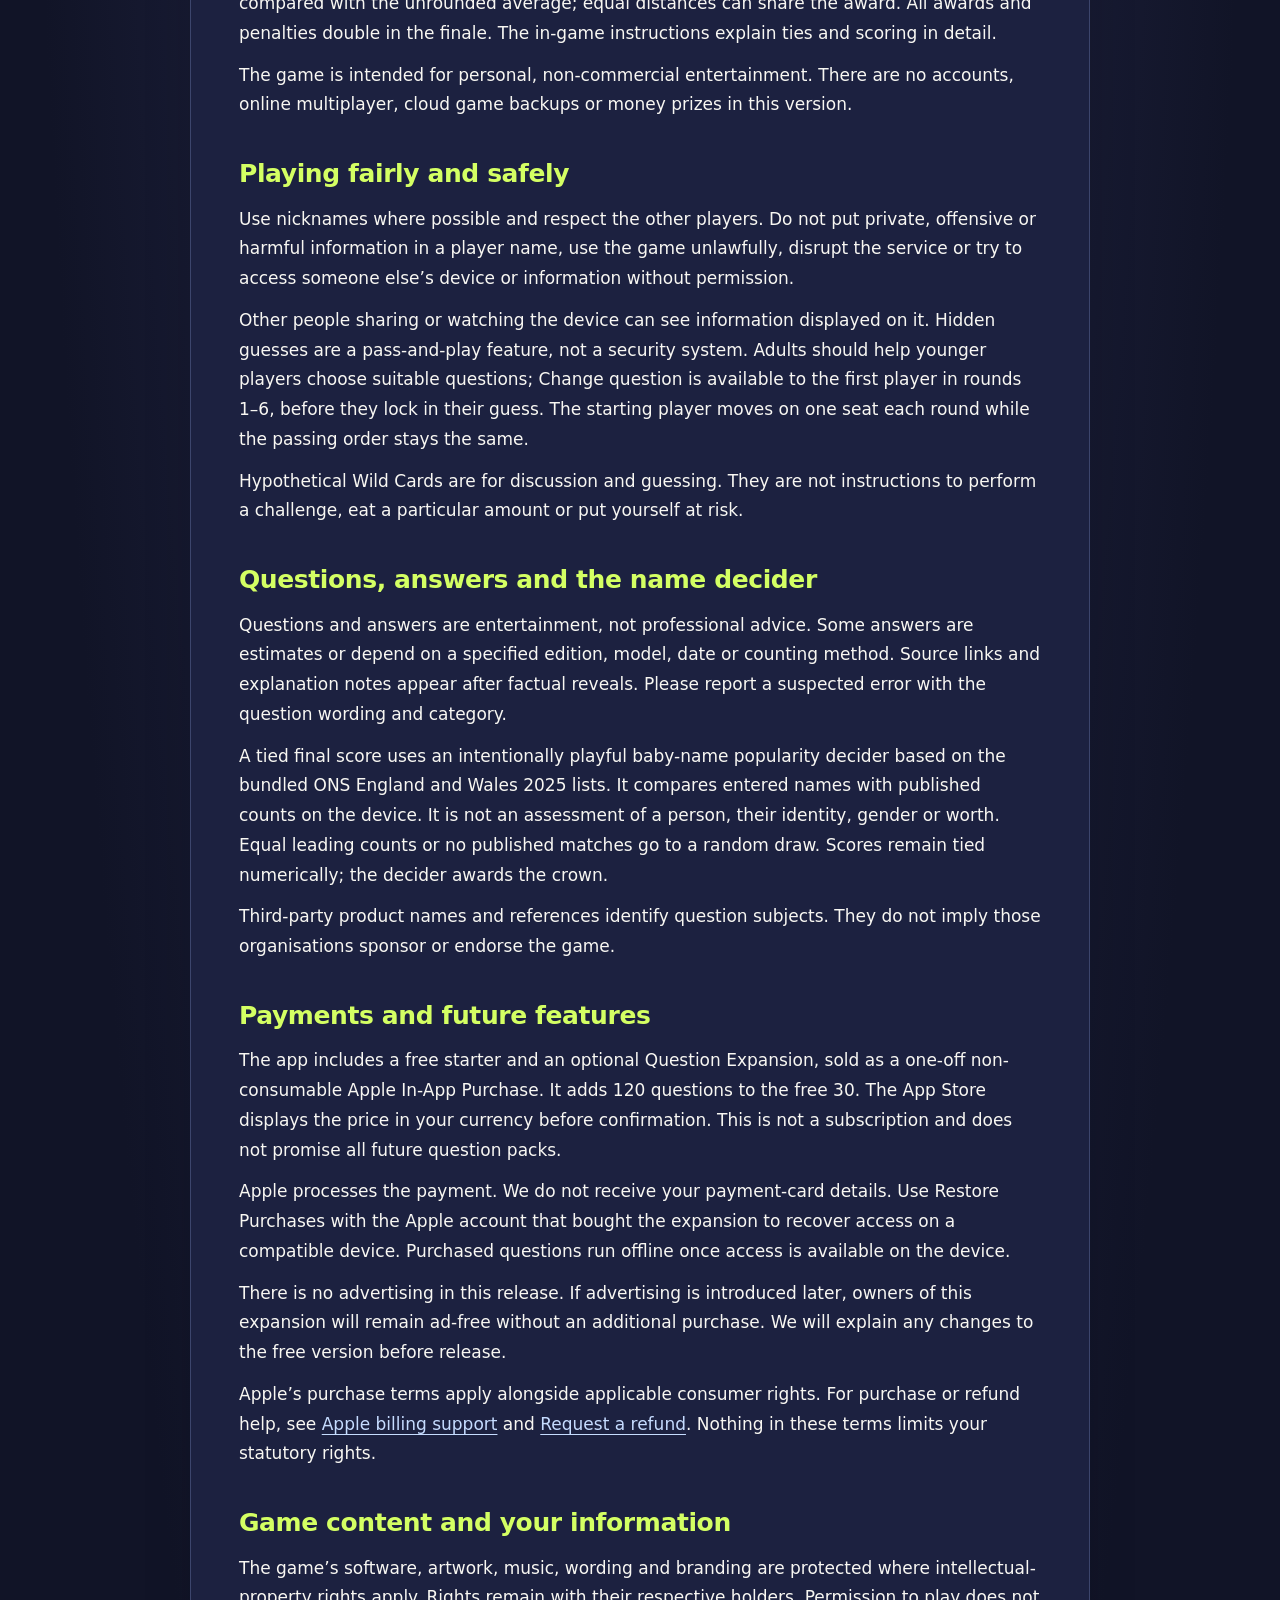
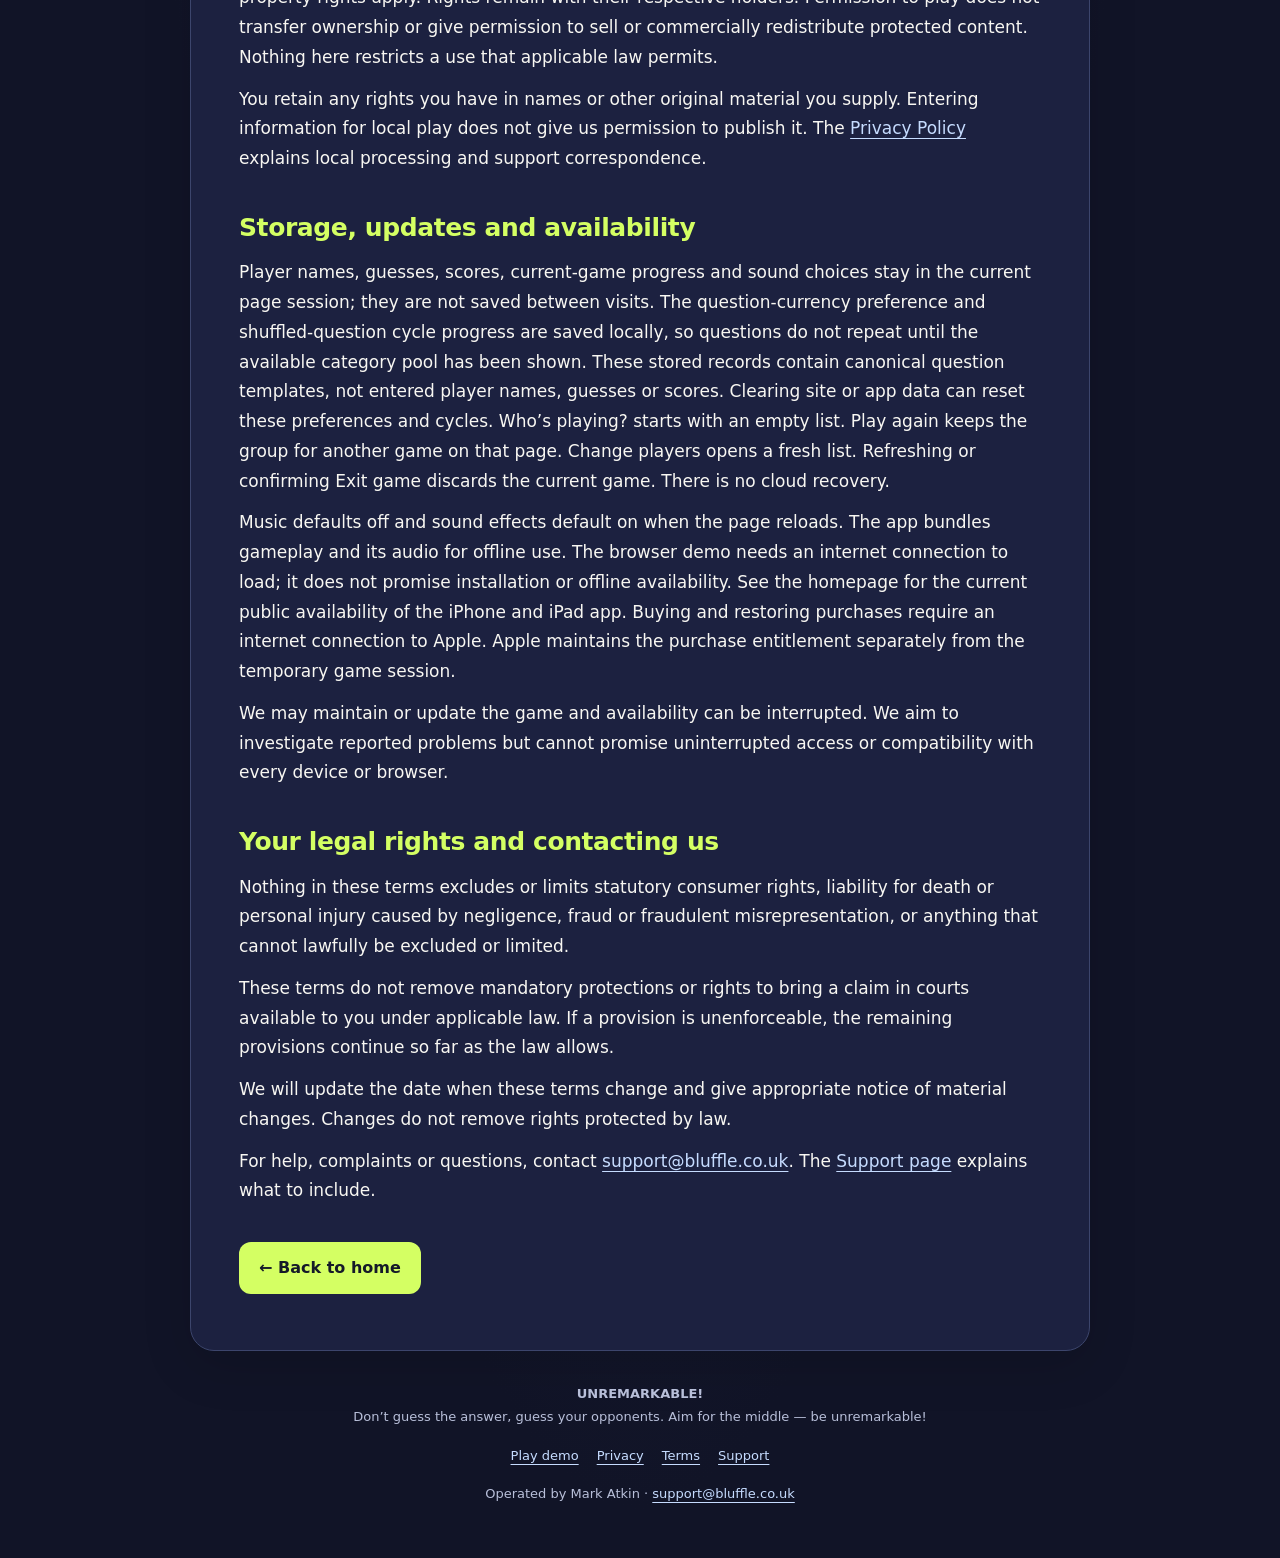
<file: terms/index.html>
<!doctype html><html lang="en-GB"><head><meta charset="utf-8"><meta name="viewport" content="width=device-width,initial-scale=1"><meta name="theme-color" content="#171b33"><title>Terms of Use | UNREMARKABLE!</title><meta name="description" content="A few ground rules for a perfectly ordinary game."><link rel="canonical" href="https://unremarkable.uk/terms/"><style>
:root{color-scheme:dark;--bg:#111427;--card:#1c2140;--ink:#f8f7f2;--muted:#b8bfd9;--lime:#d4ff63;--line:#3c456c}*{box-sizing:border-box}body{margin:0;min-height:100vh;background:radial-gradient(ellipse at top,#2d315a,var(--bg) 70%);color:var(--ink);font:17px/1.75 system-ui,-apple-system,BlinkMacSystemFont,"Segoe UI",sans-serif}a{color:#c6dcff;text-underline-offset:4px}a:hover{color:var(--lime)}a:focus-visible,summary:focus-visible{outline:3px solid var(--lime);outline-offset:5px;border-radius:3px}.wrap{max-width:1060px;margin:auto;padding:0 28px}.top{display:flex;align-items:center;justify-content:space-between;gap:24px;padding:24px 0 20px}.brand{display:block;width:180px;flex-shrink:0}.brand svg{display:block;width:100%;height:auto}.top nav{display:flex;gap:10px;flex-wrap:wrap;justify-content:flex-end}.top nav a{font-size:14px;font-weight:700;padding:8px 12px;border-radius:9px;text-decoration:none}.top nav a[aria-current]{background:#30395c;color:var(--lime)}main{max-width:900px;background:var(--card);border:1px solid var(--line);border-radius:24px;padding:38px 48px 44px;margin:0 auto 32px;box-shadow:0 15px 50px #0002}h1{font-size:clamp(36px,6vw,58px);letter-spacing:-1.5px;line-height:1.1;color:var(--lime);margin:12px 0 22px}h2{color:var(--lime);font-size:25px;line-height:1.3;margin:38px 0 14px;letter-spacing:-.4px}h3{font-size:20px;line-height:1.4}.eyebrow{text-transform:uppercase;color:var(--lime);font-size:11px;font-weight:850;letter-spacing:1.9px}.lead{font-size:20px;color:#dce3fa;line-height:1.55}.meta{font-size:13px;color:var(--muted)}p{margin:12px 0}ul,ol{padding-left:24px}li{margin:8px 0}.summary,.note,.owner{padding:17px 22px;border:1px solid #647c5566;border-radius:14px;background:#d4ff6308;margin:22px 0}.summary h2{margin:0 0 8px;font-size:19px}.owner{border-color:var(--line);background:#11172c}.owner p{margin:5px 0}.toc{padding:18px 22px;background:#11172c;border:1px solid var(--line);border-radius:14px;margin:25px 0}.toc strong{font-size:14px}.toc ol{columns:2;column-gap:32px;font-size:14px;line-height:1.6;margin-bottom:0}.toc li{break-inside:avoid}.button{display:inline-block;padding:12px 20px;background:var(--lime);color:#151a29;border-radius:12px;font-size:16px;font-weight:800;text-decoration:none}.button:hover{color:#151a29;background:#e2ff93}.back{margin-top:36px}details{border:1px solid var(--line);border-radius:13px;padding:16px 20px;margin:13px 0;background:#151b33}summary{font-weight:750;cursor:pointer;line-height:1.45}details p{font-size:16px;color:#d5ddf3;margin:14px 0 0}code{font-size:.9em;overflow-wrap:anywhere}section{scroll-margin-top:20px}footer{text-align:center;color:var(--muted);font-size:13px;padding:0 16px 40px}footer nav{display:flex;gap:18px;flex-wrap:wrap;justify-content:center;margin:16px 0}.skip{position:absolute;top:-120px;left:16px;background:var(--card);padding:12px;z-index:2}.skip:focus{top:12px}@media(max-width:600px){.wrap{padding:0 14px}.top{align-items:center;gap:12px;padding:20px 0}.brand{width:135px}.top nav{gap:3px;max-width:190px}.top nav a{font-size:12px;padding:7px 8px}main{padding:27px 22px;border-radius:18px}.lead{font-size:18px}h2{font-size:23px}.toc ol{columns:1}.summary,.note,.owner,.toc{padding:16px}body{font-size:16px;line-height:1.75}details{padding:16px}}@media print{:root{color-scheme:light}body{background:#fff;color:#111;font-size:11pt}.top,.toc,footer,.skip,.back{display:none}main{border:0;box-shadow:none;background:#fff;padding:0;margin:0;max-width:none}.wrap{padding:0;max-width:none}h1,h2,h3,a{color:#111}.meta,.lead,details p{color:#333}.summary,.note,.owner,details{background:#fff;border-color:#ccc}h2,h3{break-after:avoid}p,li{orphans:3;widows:3}.owner{break-inside:avoid}}
</style></head><body><a class="skip" href="#main">Skip to content</a><div class="wrap"><header class="top"><a class="brand" href="../index.html" aria-label="UNREMARKABLE! — Home"><svg xmlns="http://www.w3.org/2000/svg" viewBox="0 0 640 350" role="img" aria-labelledby="legal-logo-title">
<title id="legal-logo-title">UNREMARKABLE!</title><desc id="logo-desc">Five rising bars. Red extremes, blue ordinary bars, and a crowned lime winner in the middle.</desc>
<path d="M85 251H555" stroke="#667095" stroke-width="2"/>
<g><rect class="logo-bar" x="112" y="202" width="62" height="48" rx="7" fill="#ff7e94"/><rect class="logo-bar" x="200" y="157" width="62" height="93" rx="7" fill="#91b8f7"/><rect class="logo-bar" x="288" y="113" width="62" height="137" rx="7" fill="#d4ff63"/><rect class="logo-bar" x="376" y="70" width="62" height="180" rx="7" fill="#91b8f7"/><rect class="logo-bar" x="464" y="26" width="62" height="224" rx="7" fill="#ff7e94"/></g>
<path class="logo-crown" d="M296 72 307 83 319 64 331 83 342 72 338 101H300Z" fill="#d4ff63" stroke="#efffbb" stroke-width="2.5" stroke-linejoin="round"/>
<text x="320" y="307" text-anchor="middle" font-family="Arial,Helvetica,sans-serif" font-size="53" font-weight="900" letter-spacing="-2" fill="#f8f7f2">UNREMARKABLE<tspan fill="#d4ff63">!</tspan></text>
<text x="320" y="337" text-anchor="middle" font-family="Arial,Helvetica,sans-serif" font-size="13" font-weight="700" letter-spacing="3.5" fill="#b8bfd9">THE PARTY GAME WHERE AVERAGE WINS</text>
</svg></a><nav aria-label="Information pages"><a href="../play/">Play demo</a><a href="../privacy/index.html">Privacy</a><a href="../terms/index.html" aria-current="page">Terms</a><a href="../support/index.html">Support</a></nav></header><main id="main" tabindex="-1"><p class="eyebrow">Be unremarkable.</p><h1>Terms of Use</h1><p class="lead">A few ground rules for a perfectly ordinary game.</p><p class="meta">Updated <time datetime="2026-11-03">3 November 2026</time> · Website and iPhone/iPad app</p><div class="summary"><h2>At a glance</h2><p>Play the free starter on one shared device. An optional one-off question expansion unlocks more questions. Keep guesses private and treat everyone kindly.</p></div><aside class="toc" aria-label="On this page"><strong>On this page</strong><ol><li><a href="#operator">Who provides UNREMARKABLE!?</a></li><li><a href="#game">The current free game</a></li><li><a href="#fair-play">Playing fairly and safely</a></li><li><a href="#answers">Questions, answers and the name decider</a></li><li><a href="#payments">Payments and future features</a></li><li><a href="#content">Game content and your information</a></li><li><a href="#availability">Storage, updates and availability</a></li><li><a href="#rights">Your legal rights and contacting us</a></li></ol></aside><section id="operator" aria-labelledby="operator-title"><h2 id="operator-title">Who provides UNREMARKABLE!?</h2><div class="owner"><p><strong>Mark Atkin, operator of UNREMARKABLE!</strong></p><p>Operated by Mark Atkin as an individual, not a limited company.</p><p>Email: <a href="mailto:support@bluffle.co.uk">support@bluffle.co.uk</a><br>Website: <a href="https://unremarkable.uk/">unremarkable.uk</a></p></div><p>These terms explain use of the UNREMARKABLE! browser demo, iPhone and iPad app, and information pages. Use the game in accordance with these terms. Younger players can ask a parent or trusted adult to explain them.</p></section><section id="game" aria-labelledby="game-title"><h2 id="game-title">The current free game</h2><p>UNREMARKABLE! is a local pass-and-play party game for 3–12 players sharing one device. The aim is to read the other players’ guesses and finish in the middle. The factual answer is revealed for interest; closeness to that answer does not determine points.</p><p>A game has seven rounds: Heights, Sizes &amp; Distances; Everyday Numbers; History &amp; Records; Ordinary Life; Extraordinary Circumstances; Know Your Players; and a fixed double-points finale. The free browser demo and app starter draw from 30 questions, with 5 in each category. The browser demo does not offer purchases or the expanded library. The optional Question Expansion adds 120 questions, making 150 in total and 25 per category. The finale asks players to pick a whole number from 1 to 1,000,000.</p><p>Normal rounds award +2 for the winning middle value, −1 for each losing extreme and an independent +1 for an exact hit on the rounded average. An even group’s middle values are compared with the unrounded average; equal distances can share the award. All awards and penalties double in the finale. The in-game instructions explain ties and scoring in detail.</p><p>The game is intended for personal, non-commercial entertainment. There are no accounts, online multiplayer, cloud game backups or money prizes in this version.</p></section><section id="fair-play" aria-labelledby="fair-play-title"><h2 id="fair-play-title">Playing fairly and safely</h2><p>Use nicknames where possible and respect the other players. Do not put private, offensive or harmful information in a player name, use the game unlawfully, disrupt the service or try to access someone else’s device or information without permission.</p><p>Other people sharing or watching the device can see information displayed on it. Hidden guesses are a pass-and-play feature, not a security system. Adults should help younger players choose suitable questions; Change question is available to the first player in rounds 1–6, before they lock in their guess. The starting player moves on one seat each round while the passing order stays the same.</p><p>Hypothetical Wild Cards are for discussion and guessing. They are not instructions to perform a challenge, eat a particular amount or put yourself at risk.</p></section><section id="answers" aria-labelledby="answers-title"><h2 id="answers-title">Questions, answers and the name decider</h2><p>Questions and answers are entertainment, not professional advice. Some answers are estimates or depend on a specified edition, model, date or counting method. Source links and explanation notes appear after factual reveals. Please report a suspected error with the question wording and category.</p><p>A tied final score uses an intentionally playful baby-name popularity decider based on the bundled ONS England and Wales 2025 lists. It compares entered names with published counts on the device. It is not an assessment of a person, their identity, gender or worth. Equal leading counts or no published matches go to a random draw. Scores remain tied numerically; the decider awards the crown.</p><p>Third-party product names and references identify question subjects. They do not imply those organisations sponsor or endorse the game.</p></section><section id="payments" aria-labelledby="payments-title"><h2 id="payments-title">Payments and future features</h2><p>The app includes a free starter and an optional Question Expansion, sold as a one-off non-consumable Apple In-App Purchase. It adds 120 questions to the free 30. The App Store displays the price in your currency before confirmation. This is not a subscription and does not promise all future question packs.</p><p>Apple processes the payment. We do not receive your payment-card details. Use Restore Purchases with the Apple account that bought the expansion to recover access on a compatible device. Purchased questions run offline once access is available on the device.</p><p>There is no advertising in this release. If advertising is introduced later, owners of this expansion will remain ad-free without an additional purchase. We will explain any changes to the free version before release.</p><p>Apple’s purchase terms apply alongside applicable consumer rights. For purchase or refund help, see <a href="https://support.apple.com/billing">Apple billing support</a> and <a href="https://reportaproblem.apple.com/">Request a refund</a>. Nothing in these terms limits your statutory rights.</p></section><section id="content" aria-labelledby="content-title"><h2 id="content-title">Game content and your information</h2><p>The game’s software, artwork, music, wording and branding are protected where intellectual-property rights apply. Rights remain with their respective holders. Permission to play does not transfer ownership or give permission to sell or commercially redistribute protected content. Nothing here restricts a use that applicable law permits.</p><p>You retain any rights you have in names or other original material you supply. Entering information for local play does not give us permission to publish it. The <a href="../privacy/index.html">Privacy Policy</a> explains local processing and support correspondence.</p></section><section id="availability" aria-labelledby="availability-title"><h2 id="availability-title">Storage, updates and availability</h2><p>Player names, guesses, scores, current-game progress and sound choices stay in the current page session; they are not saved between visits. The question-currency preference and shuffled-question cycle progress are saved locally, so questions do not repeat until the available category pool has been shown. These stored records contain canonical question templates, not entered player names, guesses or scores. Clearing site or app data can reset these preferences and cycles. Who’s playing? starts with an empty list. Play again keeps the group for another game on that page. Change players opens a fresh list. Refreshing or confirming Exit game discards the current game. There is no cloud recovery.</p><p>Music defaults off and sound effects default on when the page reloads. The app bundles gameplay and its audio for offline use. The browser demo needs an internet connection to load; it does not promise installation or offline availability. See the homepage for the current public availability of the iPhone and iPad app. Buying and restoring purchases require an internet connection to Apple. Apple maintains the purchase entitlement separately from the temporary game session.</p><p>We may maintain or update the game and availability can be interrupted. We aim to investigate reported problems but cannot promise uninterrupted access or compatibility with every device or browser.</p></section><section id="rights" aria-labelledby="rights-title"><h2 id="rights-title">Your legal rights and contacting us</h2><p>Nothing in these terms excludes or limits statutory consumer rights, liability for death or personal injury caused by negligence, fraud or fraudulent misrepresentation, or anything that cannot lawfully be excluded or limited.</p><p>These terms do not remove mandatory protections or rights to bring a claim in courts available to you under applicable law. If a provision is unenforceable, the remaining provisions continue so far as the law allows.</p><p>We will update the date when these terms change and give appropriate notice of material changes. Changes do not remove rights protected by law.</p><p>For help, complaints or questions, contact <a href="mailto:support@bluffle.co.uk">support@bluffle.co.uk</a>. The <a href="../support/index.html">Support page</a> explains what to include.</p></section><p class="back"><a class="button" href="../index.html">← Back to home</a></p></main><footer><p><strong>UNREMARKABLE!</strong><br>Don’t guess the answer, guess your opponents. Aim for the middle — be unremarkable!</p><nav aria-label="Information pages"><a href="../play/">Play demo</a><a href="../privacy/index.html">Privacy</a><a href="../terms/index.html" aria-current="page">Terms</a><a href="../support/index.html">Support</a></nav><p>Operated by Mark Atkin · <a href="mailto:support@bluffle.co.uk">support@bluffle.co.uk</a></p></footer></div></body></html>
</file>
<file: assets/site.css>
:root{color-scheme:dark;--bg:#111427;--card:#1c233d;--white:#f8f8fb;--muted:#b6bfd9;--lime:#d4ff63;--blue:#94baf6;--line:#485274}*{box-sizing:border-box}html{scroll-behavior:smooth}body{margin:0;background:radial-gradient(ellipse at 65% 0,#2c3258 0,transparent 45%),var(--bg);color:var(--white);font-family:system-ui,-apple-system,BlinkMacSystemFont,"Segoe UI",sans-serif;line-height:1.6}a{color:inherit;text-underline-offset:4px}a:focus-visible,summary:focus-visible{outline:3px solid var(--blue);outline-offset:5px}.wrap{max-width:1160px;margin:auto;padding-left:28px;padding-right:28px}.site-header{display:flex;align-items:center;justify-content:space-between;padding-top:24px;padding-bottom:24px;gap:20px}.wordmark{font-weight:900;letter-spacing:-.8px;text-decoration:none;font-size:22px}.wordmark span{color:var(--lime)}nav{display:flex;gap:24px;align-items:center}nav a{font-size:14px;text-decoration:none}.small-button{border:1px solid var(--line);padding:9px 15px;border-radius:10px}.hero{display:grid;grid-template-columns:1.4fr .8fr;gap:80px;align-items:center;padding-top:30px;padding-bottom:85px}.hero-logo{width:min(100%,500px);height:auto;display:block}.hero h1{font-size:clamp(36px,4vw,54px);line-height:1.1;letter-spacing:-1.8px;margin:12px 0 22px}.lead{color:#dce1f4;font-size:21px;line-height:1.55}.button{display:inline-block;background:var(--lime);color:#151a29;text-decoration:none;font-size:19px;font-weight:800;border-radius:13px;padding:16px 24px;margin-top:14px;transition:transform .15s}.button:hover{transform:translateY(-2px)}.small{font-size:13px}.muted{color:var(--muted)}.facts{display:flex;flex-wrap:wrap;gap:10px;margin:26px 0}.facts span{font-size:12px;color:var(--muted);border:1px solid var(--line);border-radius:99px;padding:6px 11px}.game-shot{margin:0;max-width:310px;justify-self:center;transform:rotate(3deg)}.game-shot img{width:100%;height:auto;display:block;border:1px solid var(--line);border-radius:24px;box-shadow:0 24px 70px #0005}.game-shot figcaption{text-align:center;color:var(--muted);font-size:12px;margin-top:14px}.eyebrow{color:var(--lime);text-transform:uppercase;font-size:12px;font-weight:800;letter-spacing:2px}h2{font-size:clamp(30px,4vw,44px);line-height:1.16;letter-spacing:-1.2px;margin:12px 0 24px}h3{font-size:22px;line-height:1.3;margin:12px 0}.how{padding-top:60px;padding-bottom:80px;border-top:1px solid var(--line)}.steps{display:grid;grid-template-columns:repeat(3,minmax(0,1fr));gap:38px;margin:40px 0}.steps p{color:var(--muted)}.step{color:var(--blue);font-weight:750;font-size:14px}details{background:var(--card);border:1px solid var(--line);padding:20px 24px;border-radius:14px;color:var(--muted)}summary{color:var(--white);font-weight:700;cursor:pointer}.app-section{display:grid;grid-template-columns:1.2fr 1fr;gap:70px;padding-top:70px;padding-bottom:85px;border-top:1px solid var(--line)}.app-section p{color:var(--muted)}.availability{display:inline-block;color:var(--lime)!important;font-weight:700;border-left:3px solid var(--lime);padding-left:14px;margin-top:22px}.text-link{color:var(--lime);font-weight:700}.ordinary-card{background:linear-gradient(150deg,#2b3558,#1b233c);border:1px solid var(--line);border-radius:24px;align-self:center;padding:35px}.ordinary-card>span{font-size:38px}footer{border-top:1px solid var(--line);padding-top:32px;padding-bottom:35px;text-align:center;color:var(--muted)}footer nav{justify-content:center;margin:22px 0}.skip{position:absolute;top:-90px;left:18px;background:var(--lime);color:#111427;padding:12px;z-index:20}.skip:focus{top:10px}@media(max-width:750px){.wrap{padding-left:22px;padding-right:22px}.site-header nav{gap:14px}.site-header nav>a:first-child{display:none}.wordmark{font-size:17px}.hero{grid-template-columns:1fr;gap:35px;text-align:center;padding-top:12px;padding-bottom:50px}.hero-logo{margin:auto;max-width:400px}.hero h1{font-size:36px}.hero .lead{font-size:19px}.facts{justify-content:center}.game-shot{max-width:245px;transform:rotate(2deg)}.steps{grid-template-columns:1fr;gap:18px;margin:28px 0}.steps article{border-bottom:1px solid var(--line);padding-bottom:18px}.how{padding-top:45px;padding-bottom:45px}.app-section{grid-template-columns:1fr;gap:28px;padding-top:45px;padding-bottom:45px}.ordinary-card{padding:26px}}@media(prefers-reduced-motion:reduce){html{scroll-behavior:auto}.button{transition:none}.game-shot{transform:none}}

.app-callout{margin:24px 0 6px;padding:18px 20px;border:1px solid #94baf6;border-radius:14px;background:#94baf60d}.app-callout strong{display:block;color:var(--white);font-size:19px}.app-callout p{font-size:14px;color:var(--muted);margin:7px 0 12px}.app-coming-link{display:inline-block;font-size:15px;font-weight:800;color:var(--lime);text-decoration:none}.app-coming-link:hover{text-decoration:underline}

/* Public App Store launch: app download leads, browser demo remains available. */
.app-callout .app-download{display:inline-block;margin:0;font-size:16px;padding:14px 18px;text-decoration:none;max-width:100%;box-sizing:border-box}
.hero .demo-button{background:transparent;color:var(--white);border:1px solid var(--blue);box-shadow:none;font-size:16px;padding:13px 18px}
.app-section .app-download{font-size:16px;white-space:normal;max-width:100%;box-sizing:border-box}
</file>
